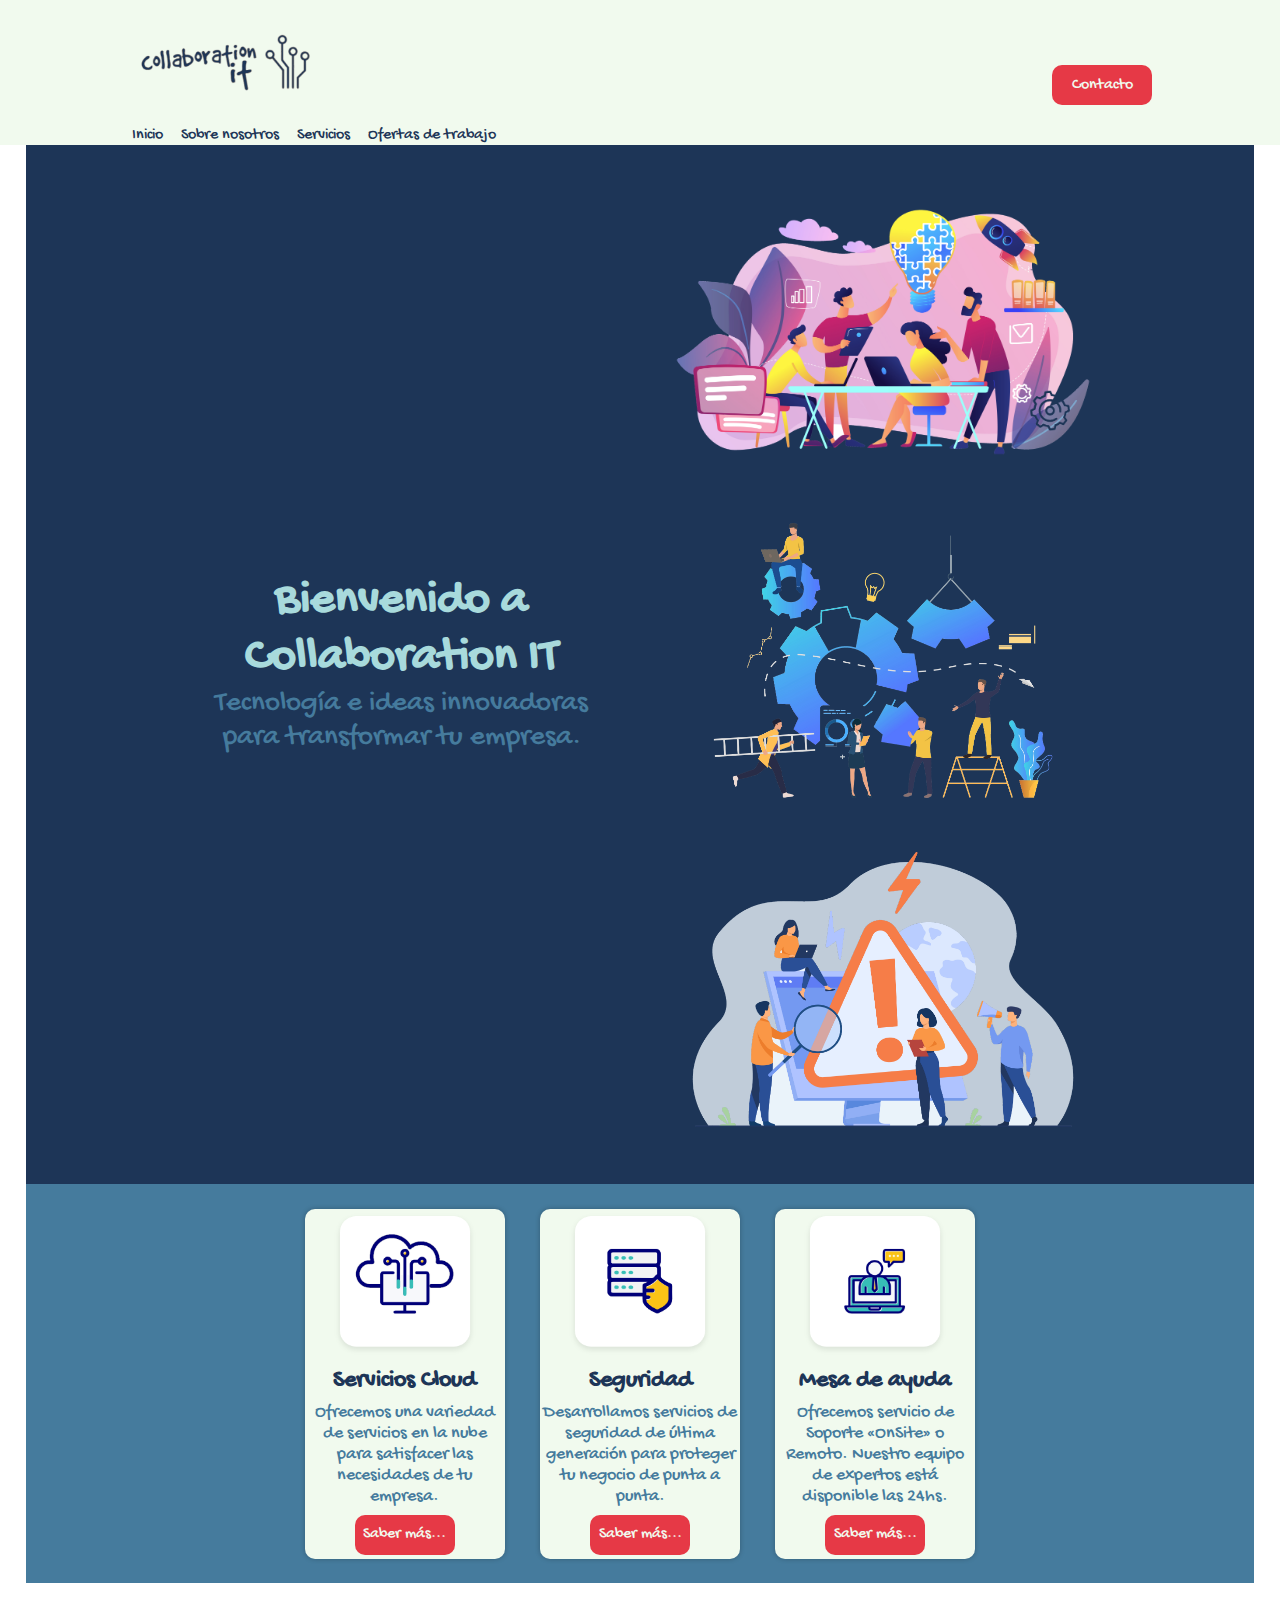
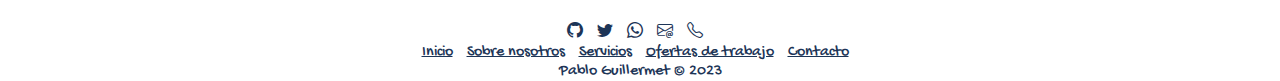
<file: index.html>
<!DOCTYPE html>
<html lang="es">

<head>
    <meta charset="UTF-8">
    <meta name="viewport" content="width=device-width, initial-scale=1.0">

    <!--SEO-->
    <meta name="description"
        content="Somos una empresa de IT que ofrece soluciones cloud, automatización, BI y hosting para empresas de todos los tamaños. Contamos con más de 10 años de experiencia en el mercado y un equipo de profesionales altamente calificados.">
    <meta name="keywords"
        content="cloud, automatización, BI, hosting, solución IT, empresa IT, servicios IT, consultoría IT">

    <!-- Meta author -->
    <meta name="author" content="Pablo Guillermet">

    <!-- Meta robots -->
    <meta name="robots" content="index,follow">

    <link rel="icon" href="images/gear.png">

    <link rel="stylesheet" href="css/styles.css">

    <link rel="preconnect" href="https://fonts.googleapis.com">
    <link rel="preconnect" href="https://fonts.gstatic.com" crossorigin>
    <link
        href="https://fonts.googleapis.com/css2?family=Gochi+Hand&family=Inconsolata:wght@200;300;400;500;600&display=swap"
        rel="stylesheet">

    <!--bootstrap stylesheet-->
    <link href="https://cdn.jsdelivr.net/npm/bootstrap@5.3.1/dist/css/bootstrap.min.css" rel="stylesheet"
        integrity="sha384-4bw+/aepP/YC94hEpVNVgiZdgIC5+VKNBQNGCHeKRQN+PtmoHDEXuppvnDJzQIu9" crossorigin="anonymous">

    <!--bootsrap icos-->
    <link rel="stylesheet" href="https://cdn.jsdelivr.net/npm/bootstrap-icons@1.10.5/font/bootstrap-icons.css">

    <title>Collaboration IT.</title>

</head>

<body>

    <header>

        <nav class="navbar navbar-expand-lg menu-desktop">

            <div class="container-fluid">
                <div class="logo-img">
                    <a href="index.html" class="navbar-brand">
                        <img src="images/logo_Berkeley_Blue.png" alt="Logo 'Collaboration IT' escrito a mano"
                            class="logo">
                    </a>
                </div>
                <div class="logo-img">
                    <a href="index.html" class="navbar-brand">
                        <img src="images/logo_Cerulean.png" alt="Logo 'Collaboration IT' escrito a mano" class="logo">
                    </a>
                </div>
                <button class="navbar-toggler" type="button" data-bs-toggle="collapse" data-bs-target="#navbarNav"
                    aria-controls="navbarNav" aria-expanded="false" aria-label="Toggle navigation">
                    <span class="navbar-toggler-icon"></span>
                </button>
                <div class="collapse navbar-collapse" id="navbarNav">
                    <ul class="navbar-nav">
                        <li class="nav-item">
                            <a class="nav-link active" aria-current="page" href="index.html">Inicio</a>
                        </li>
                        <li class="nav-item">
                            <a class="nav-link" href="pages/nosotros.html">Sobre nosotros</a>
                        </li>
                        <li class="nav-item">
                            <a class="nav-link" href="pages/servicios.html">Servicios</a>
                        </li>
                        <li class="nav-item">
                            <a class="nav-link" href="pages/ofertas.html">Ofertas de trabajo</a>
                        </li>
                        <li class="nav-item hidden-nav-contact">
                            <a class="nav-link" href="pages/contacto.html">Contacto</a>
                        </li>
                    </ul>
                </div>
            </div>

        </nav>

        <div class="header-contact button-type-1">
            <a href="pages/contacto.html">Contacto</a>
        </div>

    </header>

    <main>
        <section class="principal-presentation">

            <h1>
                Bienvenido a Collaboration IT
            </h1>
            <p>
                Tecnología e ideas innovadoras para transformar tu empresa.
            </p>
        </section>

        <section id="carousel-container" class="principal-image carousel slide" data-bs-ride="carousel">
            <div class="carousel-inner">
                <div class="carousel-item active">
                    <img src="images/principal-image-00.png" class="principal-image-self d-block"
                        alt="Dibujo de Personas trabajo en equipo en una idea.">
                </div>
                <div class="carousel-item">
                    <img src="images/principal-image-01.png" class="principal-image-self d-block"
                        alt="Dibujo de Personas trabajo en equipo en un engranage.">
                </div>
                <div class="carousel-item">
                    <img src="images/principal-image-02.png" class="principal-image-self d-block"
                        alt="Dibujo de Personas trabajo en equipo para solucionar un problema informático.">
                </div>
            </div>
        </section>
    </main>
    <section class="services-section">
        <div class="services-card service-cloud">
            <img src="images/services_cloud.png" alt="Dibujo de Monitor de PC dentro de una nube con conexiones.">
            <h2>Servicios Cloud</h2>
            <p>Ofrecemos una variedad de servicios en la nube para satisfacer las necesidades de tu empresa.</p>
            <div class="services-card-button button-type-1">
                <a href="pages/servicios.html">Saber más...</a>
            </div>
        </div>
        <div class="services-card service-security">
            <img src="images/services_security.png" alt="Dibujo de Servidores con escudo de protección.">
            <h2>Seguridad</h2>
            <p>Desarrollamos servicios de seguridad de última generación para proteger tu negocio de punta a punta.</p>
            <div class="services-card-button button-type-1">
                <a href="pages/servicios.html">Saber más...</a>
            </div>
        </div>
        <div class="services-card service-support">
            <img src="images/services_support.png"
                alt="Dibujo de Laptop con una persona ofreciendo ayuda dentro de la pantalla.">
            <h2>Mesa de ayuda</h2>
            <p>Ofrecemos servicio de Soporte «OnSite» o Remoto. Nuestro equipo de expertos está
                disponible las 24hs.</p>
            <div class="services-card-button button-type-1">
                <a href="pages/servicios.html">Saber más...</a>
            </div>
        </div>
    </section>
    <footer>
        <div class="socials-footer">
            <ul>
                <li>
                    <a href="https://github.com" target="_blank"><i class="bi bi-github"></i></a>
                </li>
                <li>
                    <a href="https://twitter.com" target="_blank"><i class="bi bi-twitter"></i></a>
                </li>
                <li>
                    <a href="https://web.whatsapp.com" target="_blank"><i class="bi bi-whatsapp"></i></a>
                </li>
                <li>
                    <a href="mailto:miotherside@outlook.com" target="_blank"><i class="bi bi-envelope-at"></i></a>
                </li>
                <li>
                    <a href="tel:555-666-7777" target="_blank"><i class="bi bi-telephone"></i></a>
                </li>
            </ul>
        </div>
        <div class="nav-footer navbar">
            <ul class="nav">
                <li class="nav-item active">
                    <a class="nav-link active" aria-current="page" href="index.html">Inicio</a>
                </li>
                <li class="nav-item">
                    <a class="nav-link" href="pages/nosotros.html">Sobre nosotros</a>
                </li>
                <li class="nav-item">
                    <a class="nav-link" href="pages/servicios.html">Servicios</a>
                </li>
                <li class="nav-item">
                    <a class="nav-link" href="pages/ofertas.html">Ofertas de trabajo</a>
                </li>
                <li>
                    <a class="nav-link" href="pages/contacto.html">Contacto</a>
                </li>
            </ul>
        </div>
        <div>
            <p>Pablo Guillermet © 2023</p>
        </div>
    </footer>

    <!--bootstrap script-->
    <script src="https://cdn.jsdelivr.net/npm/bootstrap@5.3.1/dist/js/bootstrap.bundle.min.js"
        integrity="sha384-HwwvtgBNo3bZJJLYd8oVXjrBZt8cqVSpeBNS5n7C8IVInixGAoxmnlMuBnhbgrkm"
        crossorigin="anonymous"></script>
</body>



</html>
</file>
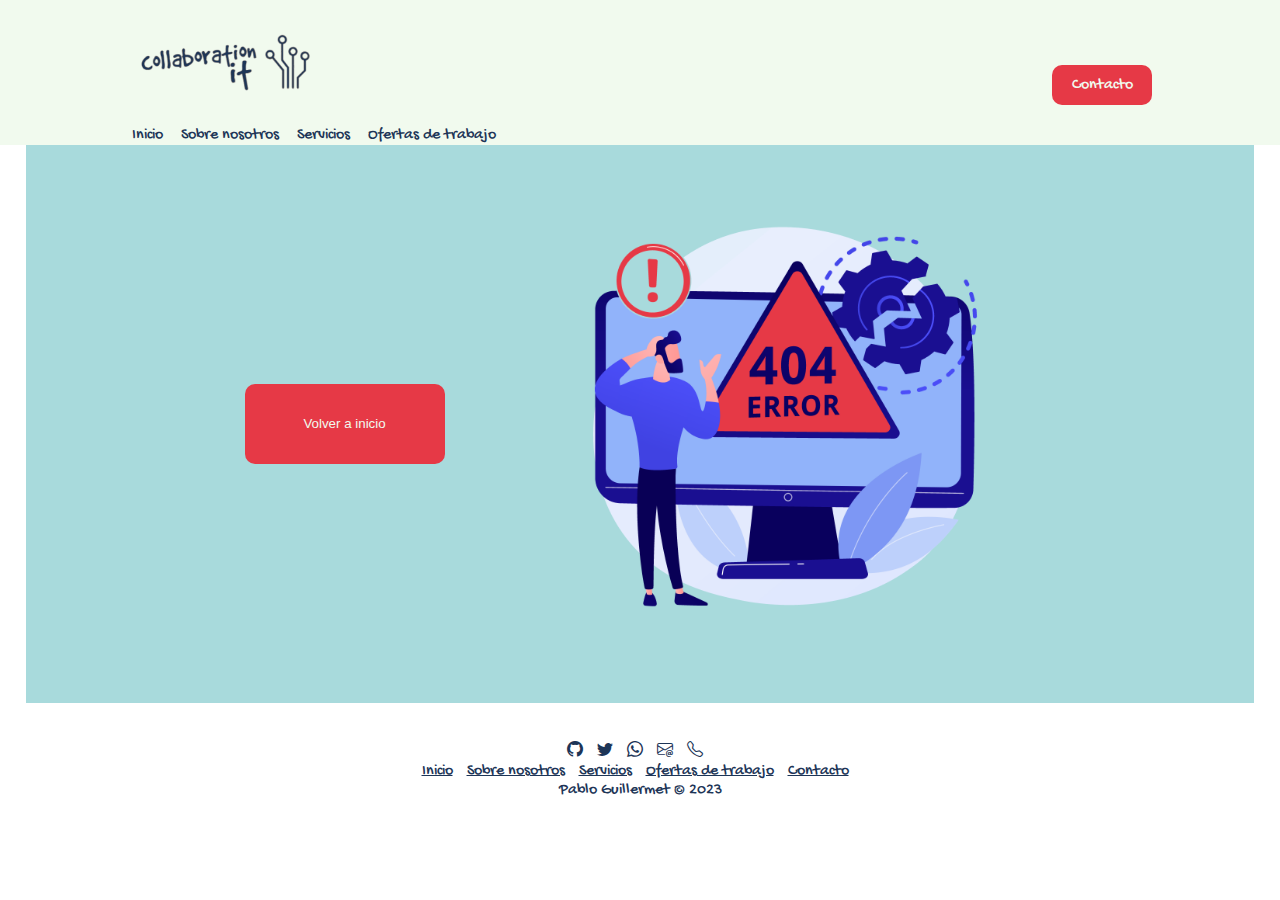
<file: errors/error_404.html>
<!DOCTYPE html>
<html lang="es">

<head>
    <meta charset="UTF-8">
    <meta name="viewport" content="width=device-width, initial-scale=1.0">

    <!--SEO-->
    <meta name="description"
        content="Somos una empresa de IT que ofrece soluciones cloud, automatización, BI y hosting para empresas de todos los tamaños. Contamos con más de 10 años de experiencia en el mercado y un equipo de profesionales altamente calificados.">
    <meta name="keywords"
        content="cloud, automatización, BI, hosting, solución IT, empresa IT, servicios IT, consultoría IT">

    <!-- Meta author -->
    <meta name="author" content="Pablo Guillermet">

    <!-- Meta robots -->
    <meta name="robots" content="index,follow">

    <link rel="icon" href="../images/gear.png">

    <link rel="icon" href="../images/gear.png">

    <link rel="stylesheet" href="../css/styles.css">

    <link rel="preconnect" href="https://fonts.googleapis.com">
    <link rel="preconnect" href="https://fonts.gstatic.com" crossorigin>
    <link
        href="https://fonts.googleapis.com/css2?family=Gochi+Hand&family=Inconsolata:wght@200;300;400;500;600&display=swap"
        rel="stylesheet">

    <!--bootstrap stylesheet-->
    <link href="https://cdn.jsdelivr.net/npm/bootstrap@5.3.1/dist/css/bootstrap.min.css" rel="stylesheet"
        integrity="sha384-4bw+/aepP/YC94hEpVNVgiZdgIC5+VKNBQNGCHeKRQN+PtmoHDEXuppvnDJzQIu9" crossorigin="anonymous">

    <!--bootsrap icos-->
    <link rel="stylesheet" href="https://cdn.jsdelivr.net/npm/bootstrap-icons@1.10.5/font/bootstrap-icons.css">

    <title>Error 404.</title>

</head>

<body>

    <header>

        <nav class="navbar navbar-expand-lg menu-desktop">

            <div class="container-fluid">
                <div class="logo-img">
                    <a href="../index.html" class="navbar-brand">
                        <img src="../images/logo_Berkeley_Blue.png" alt="Logo 'Collaboration IT' escrito a mano"
                            class="logo">
                    </a>
                </div>
                <div class="logo-img">
                    <a href="../index.html" class="navbar-brand">
                        <img src="../images/logo_Cerulean.png" alt="Logo 'Collaboration IT' escrito a mano"
                            class="logo">
                    </a>
                </div>
                <button class="navbar-toggler" type="button" data-bs-toggle="collapse" data-bs-target="#navbarNav"
                    aria-controls="navbarNav" aria-expanded="false" aria-label="Toggle navigation">
                    <span class="navbar-toggler-icon"></span>
                </button>
                <div class="collapse navbar-collapse" id="navbarNav">
                    <ul class="navbar-nav">
                        <li class="nav-item">
                            <a class="nav-link" href="../index.html">Inicio</a>
                        </li>
                        <li class="nav-item">
                            <a class="nav-link" href="../pages/nosotros.html">Sobre nosotros</a>
                        </li>
                        <li class="nav-item">
                            <a class="nav-link" href="../pages/servicios.html">Servicios</a>
                        </li>
                        <li class="nav-item">
                            <a class="nav-link" href="../pages/ofertas.html">Ofertas de trabajo</a>
                        </li>
                        <li class="nav-item hidden-nav-contact">
                            <a class="nav-link" aria-current="page" href="../pages/contacto.html">Contacto</a>
                        </li>
                    </ul>
                </div>
            </div>

        </nav>

        <div class="header-contact button-type-1">
            <a href="../pages/contacto.html">Contacto</a>
        </div>

    </header>

    <main class="error-404">

        <section class="error-text">
            <button class="button-type-2" onclick="location.href='../index.html'">Volver a inicio</button>
        </section>
        <section class="error-img">
            <img src="../images/404.png">
        </section>

    </main>

    <footer class="footer-about-us">
        <div class="socials-footer">
            <ul>
                <li>
                    <a href="https://github.com" target="_blank"><i class="bi bi-github"></i></a>
                </li>
                <li>
                    <a href="https://twitter.com" target="_blank"><i class="bi bi-twitter"></i></a>
                </li>
                <li>
                    <a href="https://web.whatsapp.com" target="_blank"><i class="bi bi-whatsapp"></i></a>
                </li>
                <li>
                    <a href="mailto:miotherside@outlook.com" target="_blank"><i class="bi bi-envelope-at"></i></a>
                </li>
                <li>
                    <a href="tel:555-666-7777" target="_blank"><i class="bi bi-telephone"></i></a>
                </li>
            </ul>
        </div>
        <div class="nav-footer navbar">
            <ul class="nav">
                <li class="nav-item">
                    <a class="nav-link" href="../index.html">Inicio</a>
                </li>
                <li class="nav-item">
                    <a class="nav-link" href="../pages/nosotros.html">Sobre nosotros</a>
                </li>
                <li class="nav-item">
                    <a class="nav-link" href="../pages/servicios.html">Servicios</a>
                </li>
                <li class="nav-item">
                    <a class="nav-link" href="../pages/ofertas.html">Ofertas de trabajo</a>
                </li>
                <li>
                    <a class="nav-link active" aria-current="page" href="../pages/contacto.html">Contacto</a>
                </li>
            </ul>
        </div>
        <div>
            <p>Pablo Guillermet © 2023</p>
        </div>
    </footer>

    <!--bootstrap script-->
    <script src="https://cdn.jsdelivr.net/npm/bootstrap@5.3.1/dist/js/bootstrap.bundle.min.js"
        integrity="sha384-HwwvtgBNo3bZJJLYd8oVXjrBZt8cqVSpeBNS5n7C8IVInixGAoxmnlMuBnhbgrkm"
        crossorigin="anonymous"></script>
</body>



</html>
</file>
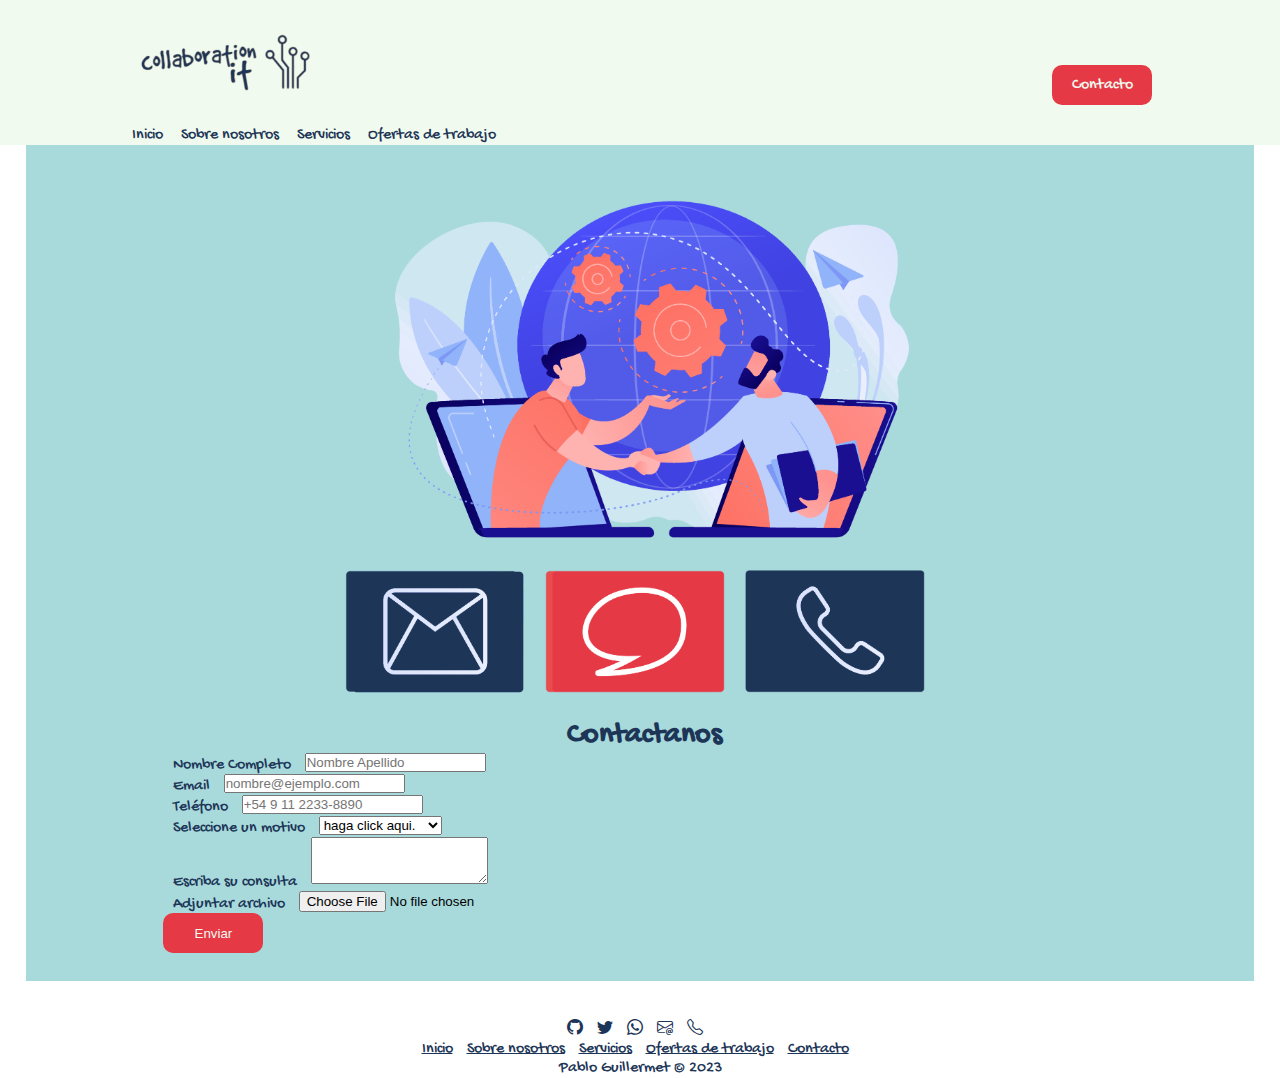
<file: pages/contacto.html>
<!DOCTYPE html>
<html lang="es">

<head>
    <meta charset="UTF-8">
    <meta name="viewport" content="width=device-width, initial-scale=1.0">

    <!--SEO-->
    <meta name="description"
        content="Somos una empresa de IT que ofrece soluciones cloud, automatización, BI y hosting para empresas de todos los tamaños. Contamos con más de 10 años de experiencia en el mercado y un equipo de profesionales altamente calificados.">
    <meta name="keywords"
        content="cloud, automatización, BI, hosting, solución IT, empresa IT, servicios IT, consultoría IT">

    <!-- Meta author -->
    <meta name="author" content="Pablo Guillermet">

    <!-- Meta robots -->
    <meta name="robots" content="index,follow">

    <link rel="icon" href="../images/gear.png">

    <link rel="icon" href="../images/gear.png">

    <link rel="stylesheet" href="../css/styles.css">

    <link rel="preconnect" href="https://fonts.googleapis.com">
    <link rel="preconnect" href="https://fonts.gstatic.com" crossorigin>
    <link
        href="https://fonts.googleapis.com/css2?family=Gochi+Hand&family=Inconsolata:wght@200;300;400;500;600&display=swap"
        rel="stylesheet">

    <!--bootstrap stylesheet-->
    <link href="https://cdn.jsdelivr.net/npm/bootstrap@5.3.1/dist/css/bootstrap.min.css" rel="stylesheet"
        integrity="sha384-4bw+/aepP/YC94hEpVNVgiZdgIC5+VKNBQNGCHeKRQN+PtmoHDEXuppvnDJzQIu9" crossorigin="anonymous">

    <!--bootsrap icos-->
    <link rel="stylesheet" href="https://cdn.jsdelivr.net/npm/bootstrap-icons@1.10.5/font/bootstrap-icons.css">

    <title>Contacto.</title>

</head>

<body>

    <header>

        <nav class="navbar navbar-expand-lg menu-desktop">

            <div class="container-fluid">
                <div class="logo-img">
                    <a href="../index.html" class="navbar-brand">
                        <img src="../images/logo_Berkeley_Blue.png" alt="Logo 'Collaboration IT' escrito a mano"
                            class="logo">
                    </a>
                </div>
                <div class="logo-img">
                    <a href="../index.html" class="navbar-brand">
                        <img src="../images/logo_Cerulean.png" alt="Logo 'Collaboration IT' escrito a mano"
                            class="logo">
                    </a>
                </div>
                <button class="navbar-toggler" type="button" data-bs-toggle="collapse" data-bs-target="#navbarNav"
                    aria-controls="navbarNav" aria-expanded="false" aria-label="Toggle navigation">
                    <span class="navbar-toggler-icon"></span>
                </button>
                <div class="collapse navbar-collapse" id="navbarNav">
                    <ul class="navbar-nav">
                        <li class="nav-item">
                            <a class="nav-link" href="../index.html">Inicio</a>
                        </li>
                        <li class="nav-item">
                            <a class="nav-link" href="nosotros.html">Sobre nosotros</a>
                        </li>
                        <li class="nav-item">
                            <a class="nav-link" href="servicios.html">Servicios</a>
                        </li>
                        <li class="nav-item">
                            <a class="nav-link" href="ofertas.html">Ofertas de trabajo</a>
                        </li>
                        <li class="nav-item hidden-nav-contact">
                            <a class="nav-link active" aria-current="page" href="contacto.html">Contacto</a>
                        </li>
                    </ul>
                </div>
            </div>

        </nav>

        <div class="header-contact button-type-1">
            <a href="contacto.html">Contacto</a>
        </div>

    </header>

    <main class="principal-presentation-contact">
        <section class="principal-presentation-contact-form">
            <h1>Contactanos</h1>
            <form id="contact-form" class="formulario">
                <div class="form-group">
                    <label for="formControlInputFullName">Nombre Completo</label>
                    <input type="text" class="form-control" id="formControlInputFullName" placeholder="Nombre Apellido">
                </div>
                <div class="form-group">
                    <label for="formControlInputEmail">Email</label>
                    <input type="email" class="form-control" id="formControlInputEmail"
                        placeholder="nombre@ejemplo.com">
                </div>
                <div class="form-group">
                    <label for="formControlInputPhone">Teléfono</label>
                    <input type="tel" class="form-control" id="formControlInputPhone" placeholder="+54 9 11 2233-8890">
                </div>
                <div class="form-group">
                    <label for="formControlInputMotive">Seleccione un motivo</label>
                    <select class="form-control form-select" id="formControlInputMotive">
                        <option selected>haga click aqui.</option>
                        <option>Servicios</option>
                        <option>Presupuesto</option>
                        <option>Consulta general</option>
                        <option>Oferta de trabajo</option>
                    </select>
                </div>
                <div class="form-group">
                    <label for="formControlMessage">Escriba su consulta</label>
                    <textarea class="form-control" id="formControlMessage" rows="3"></textarea>
                </div>
                <div class="form-group">
                    <label for="formControlFile">Adjuntar archivo</label>
                    <input type="file" class="form-control-file" id="formControlFile">
                </div>
                <div class="form-group">
                    <button type="submit" form="contact-form" class="form-button button-type-1"
                        value="submit">Enviar</button>
                </div>
            </form>
        </section>

        <section class="principal-contact-image">
            <img src="../images/contact-img.png" class="contact-img" alt="dos personas salen de pantallas de laptops a cada lado y están estrechando sus manos, fondo de globo terraqueo digital con dos engranajes en el centro y avioncitos de papel circulando">
            <a href="mailto:pablo.guillermet@gmail.com">
                <img src="../images/contact-mail.png" class="contact-mail contact-link" alt="dibujo de un sobre de papel">
            </a>
            <a href="https://web.whatsapp.com">
                <img src="../images/contact-chat.png" class="contact-chat contact-link" alt="dibujo de una burbuja de conversación">
            </a>
            <a href="tel:555-666-7777">
                <img src="../images/contact-phone.png" class="contact-phone contact-link" alt="dibujo de un tuvo telefónico">
            </a>
        </section>
    </main>

    <footer class="footer-about-us">
        <div class="socials-footer">
            <ul>
                <li>
                    <a href="https://github.com" target="_blank"><i class="bi bi-github"></i></a>
                </li>
                <li>
                    <a href="https://twitter.com" target="_blank"><i class="bi bi-twitter"></i></a>
                </li>
                <li>
                    <a href="https://web.whatsapp.com" target="_blank"><i class="bi bi-whatsapp"></i></a>
                </li>
                <li>
                    <a href="mailto:miotherside@outlook.com" target="_blank"><i class="bi bi-envelope-at"></i></a>
                </li>
                <li>
                    <a href="tel:555-666-7777" target="_blank"><i class="bi bi-telephone"></i></a>
                </li>
            </ul>
        </div>
        <div class="nav-footer navbar">
            <ul class="nav">
                <li class="nav-item">
                    <a class="nav-link" href="../index.html">Inicio</a>
                </li>
                <li class="nav-item">
                    <a class="nav-link" href="nosotros.html">Sobre nosotros</a>
                </li>
                <li class="nav-item">
                    <a class="nav-link" href="servicios.html">Servicios</a>
                </li>
                <li class="nav-item">
                    <a class="nav-link" href="ofertas.html">Ofertas de trabajo</a>
                </li>
                <li>
                    <a class="nav-link active" aria-current="page" href="contacto.html">Contacto</a>
                </li>
            </ul>
        </div>
        <div>
            <p>Pablo Guillermet © 2023</p>
        </div>
    </footer>

    <!--bootstrap script-->
    <script src="https://cdn.jsdelivr.net/npm/bootstrap@5.3.1/dist/js/bootstrap.bundle.min.js"
        integrity="sha384-HwwvtgBNo3bZJJLYd8oVXjrBZt8cqVSpeBNS5n7C8IVInixGAoxmnlMuBnhbgrkm"
        crossorigin="anonymous"></script>
</body>



</html>
</file>
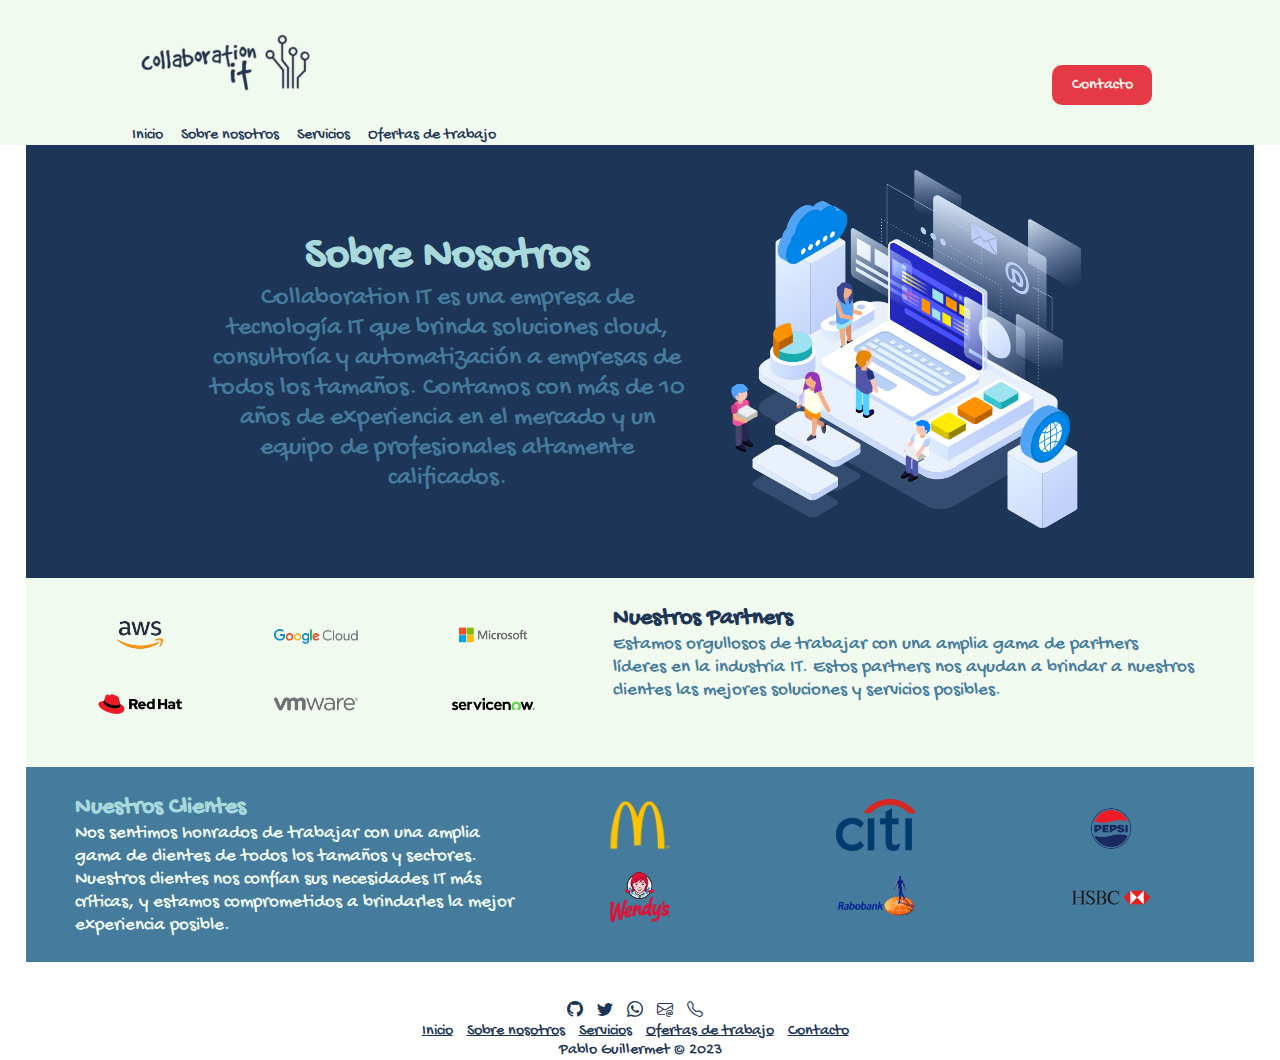
<file: pages/nosotros.html>
<!DOCTYPE html>
<html lang="es">

<head>
    <meta charset="UTF-8">
    <meta name="viewport" content="width=device-width, initial-scale=1.0">

    <!--SEO-->
    <meta name="description"
        content="Somos una empresa de IT que ofrece soluciones cloud, automatización, BI y hosting para empresas de todos los tamaños. Contamos con más de 10 años de experiencia en el mercado y un equipo de profesionales altamente calificados.">
    <meta name="keywords"
        content="cloud, automatización, BI, hosting, solución IT, empresa IT, servicios IT, consultoría IT">

    <!-- Meta author -->
    <meta name="author" content="Pablo Guillermet">

    <!-- Meta robots -->
    <meta name="robots" content="index,follow">
    <link rel="icon" href="../images/gear.png">

    <link rel="icon" href="../images/gear.png">

    <link rel="stylesheet" href="../css/styles.css">

    <link rel="preconnect" href="https://fonts.googleapis.com">
    <link rel="preconnect" href="https://fonts.gstatic.com" crossorigin>
    <link
        href="https://fonts.googleapis.com/css2?family=Gochi+Hand&family=Inconsolata:wght@200;300;400;500;600&display=swap"
        rel="stylesheet">

    <!--bootstrap stylesheet-->
    <link href="https://cdn.jsdelivr.net/npm/bootstrap@5.3.1/dist/css/bootstrap.min.css" rel="stylesheet"
        integrity="sha384-4bw+/aepP/YC94hEpVNVgiZdgIC5+VKNBQNGCHeKRQN+PtmoHDEXuppvnDJzQIu9" crossorigin="anonymous">

    <!--bootsrap icos-->
    <link rel="stylesheet" href="https://cdn.jsdelivr.net/npm/bootstrap-icons@1.10.5/font/bootstrap-icons.css">

    <title>Sobre Nosotros.</title>

</head>

<body>

    <header>

        <nav class="navbar navbar-expand-lg menu-desktop">

            <div class="container-fluid">
                <div class="logo-img">
                    <a href="../index.html" class="navbar-brand">
                        <img src="../images/logo_Berkeley_Blue.png" alt="Logo 'Collaboration IT' escrito a mano"
                            class="logo">
                    </a>
                </div>
                <div class="logo-img">
                    <a href="../index.html" class="navbar-brand">
                        <img src="../images/logo_Cerulean.png" alt="Logo 'Collaboration IT' escrito a mano"
                            class="logo">
                    </a>
                </div>
                <button class="navbar-toggler" type="button" data-bs-toggle="collapse" data-bs-target="#navbarNav"
                    aria-controls="navbarNav" aria-expanded="false" aria-label="Toggle navigation">
                    <span class="navbar-toggler-icon"></span>
                </button>
                <div class="collapse navbar-collapse" id="navbarNav">
                    <ul class="navbar-nav">
                        <li class="nav-item">
                            <a class="nav-link" href="../index.html">Inicio</a>
                        </li>
                        <li class="nav-item">
                            <a class="nav-link  active" aria-current="page" href="nosotros.html">Sobre nosotros</a>
                        </li>
                        <li class="nav-item">
                            <a class="nav-link" href="servicios.html">Servicios</a>
                        </li>
                        <li class="nav-item">
                            <a class="nav-link" href="ofertas.html">Ofertas de trabajo</a>
                        </li>
                        <li class="nav-item hidden-nav-contact">
                            <a class="nav-link" href="contacto.html">Contacto</a>
                        </li>
                    </ul>
                </div>
            </div>

        </nav>

        <div class="header-contact button-type-1">
            <a href="contacto.html">Contacto</a>
        </div>
    </header>
    <main class="principal-presentation-about">
        <section class="principal-presentation principal-presentation-about-text">
            <h1>
                Sobre Nosotros
            </h1>
            <p class="principal-presentation-about-text-p">
                Collaboration IT es una empresa de tecnología IT que brinda soluciones cloud, consultoría y
                automatización a empresas de todos los tamaños. Contamos con más de 10 años de experiencia en el mercado
                y un equipo de profesionales altamente calificados.
            </p>
        </section>

        <section class="principal-about-us-image">
            <img src="../images/about-img-00.png" class="about-us-img" alt="dibujo de una plataforma con una laptop gigante y ventanas de aplicaciones transparentes delante y detrás de la pantalla, una nube en el lateral izquierdo sobre una columna y un globo terraqueo digital del lado derecho en una colomuna más baja, personas interactuando sobre la laptop y en la plataforma.">
        </section>
    </main>
    <section class="about-us-partners-section">
        <div class="partner-img partner-aws">
            <img src="../images/partner_aws.png" alt="logo de AWS">
        </div>
        <div class="partner-img partner-google">
            <img src="../images/partner_google.png" alt="logo de Google">
        </div>
        <div class="partner-img partner-microsoft">
            <img src="../images/partner_microsoft.png" alt="logo de Microsoft">
        </div>
        <div class="partner-img partner-vmware">
            <img src="../images/partner_vmware.png" alt="logo de VMware">
        </div>
        <div class="partner-img partner-redhat">
            <img src="../images/partner_redhat.png" alt="logo de Red-Hat">
        </div>
        <div class="partner-img partner-servicenow">
            <img src="../images/partner_servicenow.png" alt="logo de Service Now">
        </div>
        <div class="partner-text">
            <h2>
                Nuestros Partners
            </h2>
            <p>
                Estamos orgullosos de trabajar con una amplia gama de partners líderes en la industria IT. Estos
                partners nos ayudan a brindar a nuestros clientes las mejores soluciones y servicios posibles.
            </p>
        </div>
    </section>
    <section class="about-us-clients-section">
        <div class="client-img client-mac"><img src="../images/client_mac.png" alt="logo de la M de MC Donald's "></div>
        <div class="client-img client-city"><img src="../images/client_city.png" alt="logo City Bank"></div>
        <div class="client-img client-pepsi"><img src="../images/client_pepsi.png" alt="logo Pepsi"></div>
        <div class="client-img client-wendys"><img src="../images/client_wendys.png" alt="logo Wendy's"></div>
        <div class="client-img client-rabobank"><img src="../images/client_rabobank.png" alt="logo Rabobank"></div>
        <div class="client-img client-hsbc"><img src="../images/client_hsbc.png" alt="logo HSBC"></div>
        <div class="client-text">
            <h2>Nuestros Clientes</h2>
            <p>
                Nos sentimos honrados de trabajar con una amplia gama de clientes de todos los tamaños y sectores.
                Nuestros clientes nos confían sus necesidades IT más críticas, y estamos comprometidos a brindarles la
                mejor experiencia posible.
            </p>
        </div>
    </section>
    <footer class="footer-about-us">
        <div class="socials-footer">
            <ul>
                <li>
                    <a href="https://github.com"><i class="bi bi-github"></i></a>
                </li>
                <li>
                    <a href="https://twitter.com"><i class="bi bi-twitter"></i></a>
                </li>
                <li>
                    <a href="https://web.whatsapp.com"><i class="bi bi-whatsapp"></i></a>
                </li>
                <li>
                    <a href="mailto:pablo.guillermet@gmail.com"><i class="bi bi-envelope-at"></i></a>
                </li>
                <li>
                    <a href="tel:555-666-7777"><i class="bi bi-telephone"></i></a>
                </li>
            </ul>
        </div>
        <div class="nav-footer navbar">
            <ul class="nav">
                <li class="nav-item active">
                    <a class="nav-link" href="../index.html">Inicio</a>
                </li>
                <li class="nav-item">
                    <a class="nav-link active" aria-current="page" href="nosotros.html">Sobre nosotros</a>
                </li>
                <li class="nav-item">
                    <a class="nav-link" href="servicios.html">Servicios</a>
                </li>
                <li class="nav-item">
                    <a class="nav-link" href="ofertas.html">Ofertas de trabajo</a>
                </li>
                <li>
                    <a class="nav-link" href="contacto.html">Contacto</a>
                </li>
            </ul>
        </div>
        <div>
            <p>Pablo Guillermet © 2023</p>
        </div>
    </footer>

    <!--bootstrap script-->
    <script src="https://cdn.jsdelivr.net/npm/bootstrap@5.3.1/dist/js/bootstrap.bundle.min.js"
        integrity="sha384-HwwvtgBNo3bZJJLYd8oVXjrBZt8cqVSpeBNS5n7C8IVInixGAoxmnlMuBnhbgrkm"
        crossorigin="anonymous"></script>
</body>



</html>
</file>
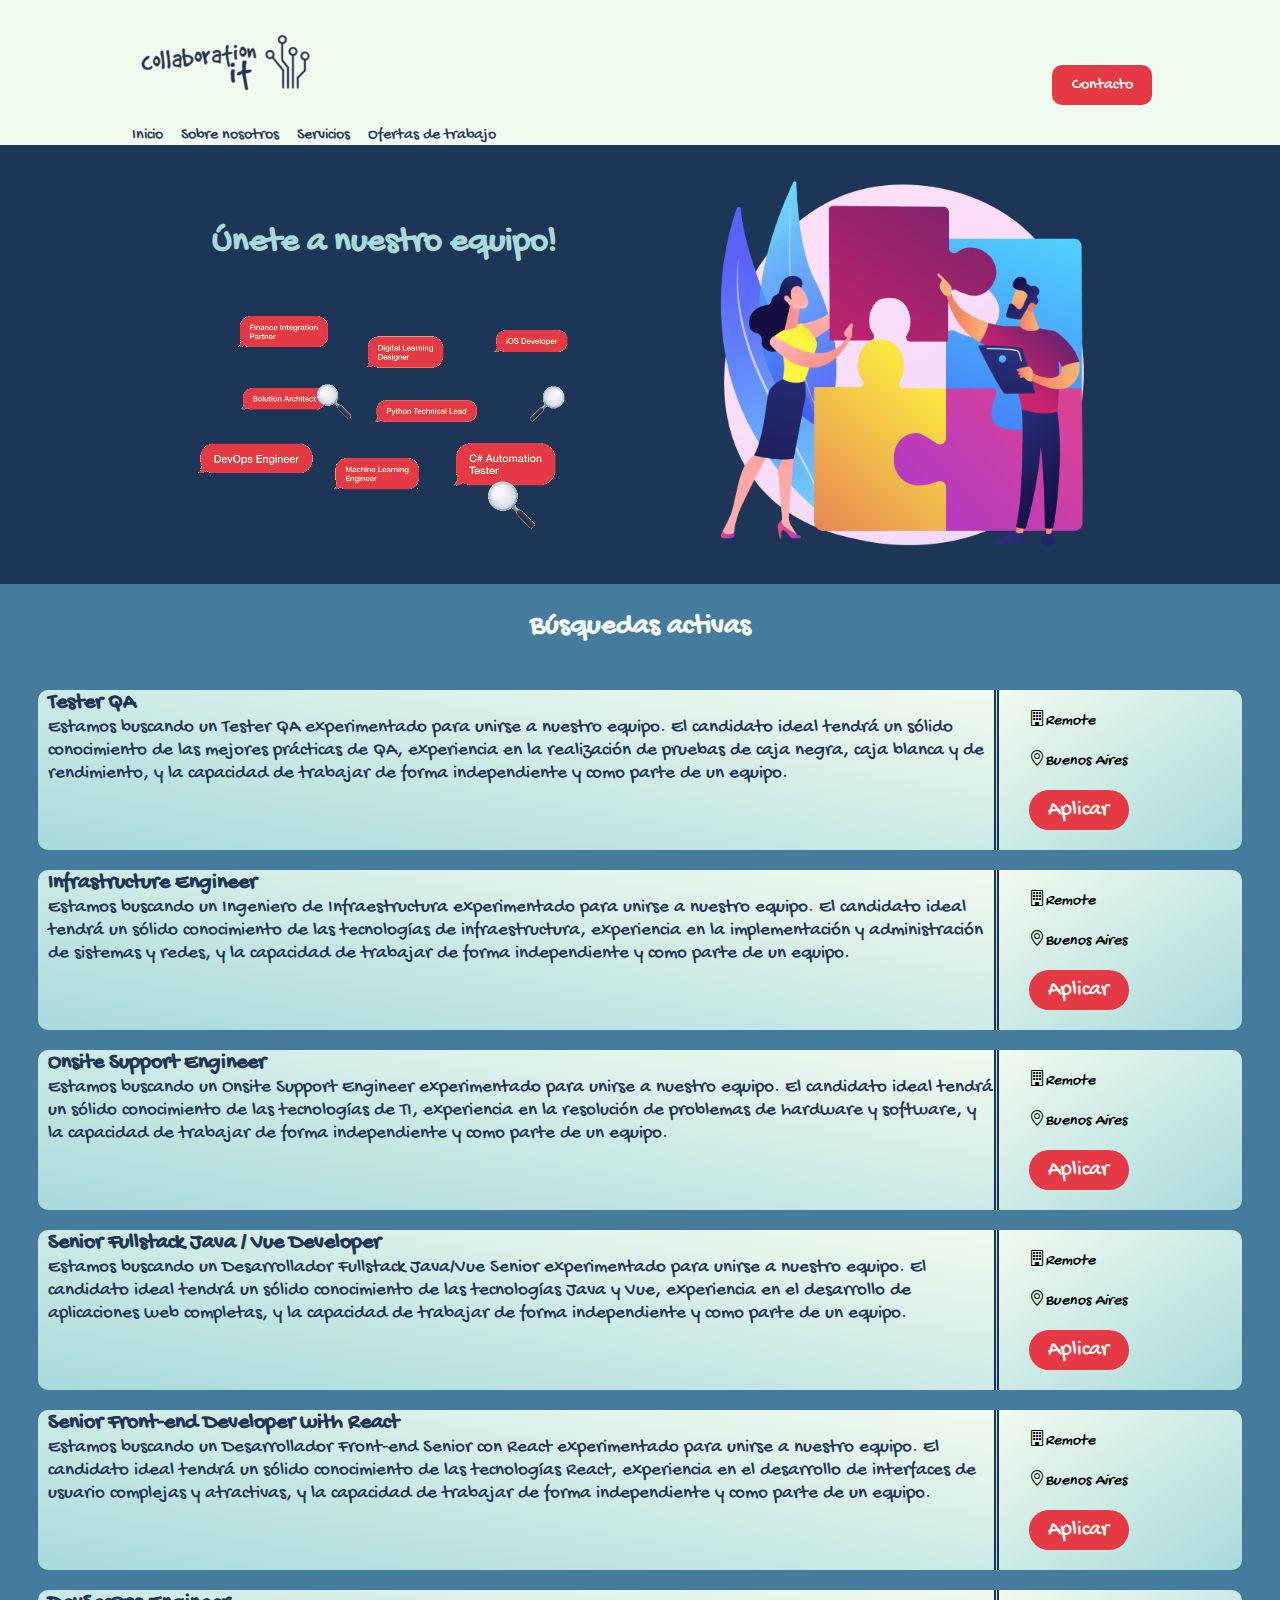
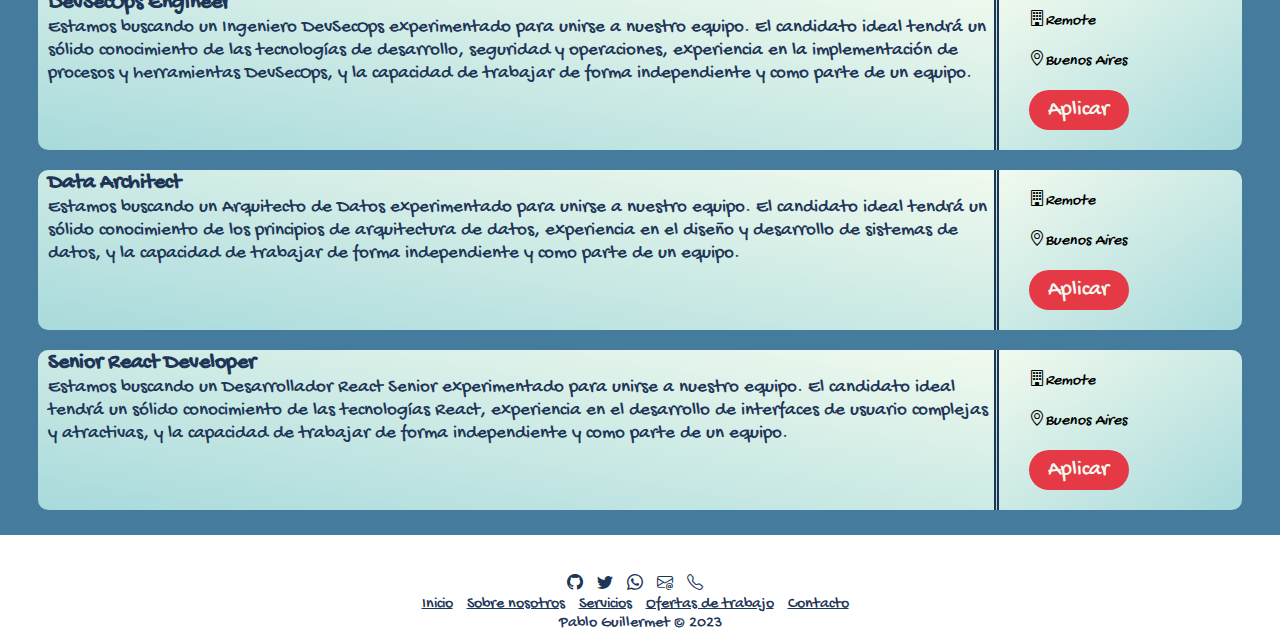
<file: pages/ofertas.html>
<!DOCTYPE html>
<html lang="es">

<head>
    <meta charset="UTF-8">
    <meta name="viewport" content="width=device-width, initial-scale=1.0">

    <!--SEO-->
    <meta name="description"
        content="Somos una empresa de IT que ofrece soluciones cloud, automatización, BI y hosting para empresas de todos los tamaños. Contamos con más de 10 años de experiencia en el mercado y un equipo de profesionales altamente calificados.">
    <meta name="keywords"
        content="cloud, automatización, BI, hosting, solución IT, empresa IT, servicios IT, consultoría IT">

    <!-- Meta author -->
    <meta name="author" content="Pablo Guillermet">

    <!-- Meta robots -->
    <meta name="robots" content="index,follow">
    <link rel="icon" href="../images/gear.png">

    <link rel="icon" href="../images/gear.png">

    <link rel="stylesheet" href="../css/styles.css">

    <link rel="preconnect" href="https://fonts.googleapis.com">
    <link rel="preconnect" href="https://fonts.gstatic.com" crossorigin>
    <link
        href="https://fonts.googleapis.com/css2?family=Gochi+Hand&family=Inconsolata:wght@200;300;400;500;600&display=swap"
        rel="stylesheet">

    <!--bootstrap stylesheet-->
    <link href="https://cdn.jsdelivr.net/npm/bootstrap@5.3.1/dist/css/bootstrap.min.css" rel="stylesheet"
        integrity="sha384-4bw+/aepP/YC94hEpVNVgiZdgIC5+VKNBQNGCHeKRQN+PtmoHDEXuppvnDJzQIu9" crossorigin="anonymous">

    <!--bootsrap icos-->
    <link rel="stylesheet" href="https://cdn.jsdelivr.net/npm/bootstrap-icons@1.10.5/font/bootstrap-icons.css">

    <title>Ofertas.</title>

</head>

<body>

    <header>

        <nav class="navbar navbar-expand-lg menu-desktop">

            <div class="container-fluid">
                <div class="logo-img">
                    <a href="../index.html" class="navbar-brand">
                        <img src="../images/logo_Berkeley_Blue.png" alt="Logo 'Collaboration IT' escrito a mano"
                            class="logo">
                    </a>
                </div>
                <div class="logo-img">
                    <a href="../index.html" class="navbar-brand">
                        <img src="../images/logo_Cerulean.png" alt="Logo 'Collaboration IT' escrito a mano"
                            class="logo">
                    </a>
                </div>
                <button class="navbar-toggler" type="button" data-bs-toggle="collapse" data-bs-target="#navbarNav"
                    aria-controls="navbarNav" aria-expanded="false" aria-label="Toggle navigation">
                    <span class="navbar-toggler-icon"></span>
                </button>
                <div class="collapse navbar-collapse" id="navbarNav">
                    <ul class="navbar-nav">
                        <li class="nav-item">
                            <a class="nav-link" href="../index.html">Inicio</a>
                        </li>
                        <li class="nav-item">
                            <a class="nav-link" href="nosotros.html">Sobre nosotros</a>
                        </li>
                        <li class="nav-item">
                            <a class="nav-link" href="servicios.html">Servicios</a>
                        </li>
                        <li class="nav-item">
                            <a class="nav-link active" href="ofertas.html">Ofertas de trabajo</a>
                        </li>
                        <li class="nav-item hidden-nav-contact">
                            <a class="nav-link" aria-current="page" href="contacto.html">Contacto</a>
                        </li>
                    </ul>
                </div>
            </div>

        </nav>

        <div class="header-contact button-type-1">
            <a href="contacto.html">Contacto</a>
        </div>

    </header>

    <main class="principal-ofertas">
        <div class="unete">
            <h1>Únete a nuestro equipo!</h1>

            <img src="../images/posiciones.png" alt="dibujo de diferentes burbujas de diálogo con puestos de trabajo escritos en cada una de ellas y unas lúpas de búsqueda.">
        </div>
        <div class="imagen-ofertas">
            <img src="../images/ofertas.png" alt="dibujo de dos personas armando un rompecabezas, una de las personas esta colocando una pieza con indicaciones de otra persona.">
        </div>
    </main>

    <section class="open-possitions">
        <div class="title-possitions">
            <h2>Búsquedas activas</h2>
        </div>
        <div class="possitions">
            <div class="offer-00-l l">
                <h3>Senior React Developer</h3>
                <p>Estamos buscando un Desarrollador React Senior experimentado para unirse a nuestro equipo. El
                    candidato ideal tendrá un sólido conocimiento de las tecnologías React, experiencia en el desarrollo
                    de interfaces de usuario complejas y atractivas, y la capacidad de trabajar de forma independiente y
                    como parte de un equipo.</p>
            </div>
            <div class="offer-00-r r">
                <i class="bi bi-building">Remote</i><br>
                <br>
                <i class="bi bi-geo-alt">Buenos Aires</i><br>
                <br>
                <div class="button-type-1 boton-ofertas">
                    <a href="contacto.html">Aplicar</a>
                </div>
            </div>
            <div class="offer-01-l l">
                <h3>Data Architect</h3>
                <p>Estamos buscando un Arquitecto de Datos experimentado para unirse a nuestro equipo. El candidato
                    ideal tendrá un sólido conocimiento de los principios de arquitectura de datos, experiencia en el
                    diseño y desarrollo de sistemas de datos, y la capacidad de trabajar de forma independiente y como
                    parte de un equipo.</p>
            </div>
            <div class="offer-01-r r">
                <i class="bi bi-building">Remote</i><br>
                <br>
                <i class="bi bi-geo-alt">Buenos Aires</i><br>
                <br>
                <div class="button-type-1 boton-ofertas">
                    <a href="contacto.html">Aplicar</a>
                </div>
            </div>
            <div class="offer-02-l l">
                <h3>DevSecOps Engineer</h3>
                <p>Estamos buscando un Ingeniero DevSecOps experimentado para unirse a nuestro equipo. El candidato
                    ideal tendrá un sólido conocimiento de las tecnologías de desarrollo, seguridad y operaciones,
                    experiencia en la implementación de procesos y herramientas DevSecOps, y la capacidad de trabajar de
                    forma independiente y como parte de un equipo.</p>
            </div>
            <div class="offer-02-r r">
                <i class="bi bi-building">Remote</i><br>
                <br>
                <i class="bi bi-geo-alt">Buenos Aires</i><br>
                <br>
                <div class="button-type-1 boton-ofertas">
                    <a href="contacto.html">Aplicar</a>
                </div>
            </div>
            <div class="offer-03-l l">
                <h3>Senior Front-end Developer with React</h3>
                <p>
                    Estamos buscando un Desarrollador Front-end Senior con React experimentado para unirse a nuestro
                    equipo. El candidato ideal tendrá un sólido conocimiento de las tecnologías React, experiencia en el
                    desarrollo de interfaces de usuario complejas y atractivas, y la capacidad de trabajar de forma
                    independiente y como parte de un equipo.</p>
            </div>
            <div class="offer-03-r r">
                <i class="bi bi-building">Remote</i><br>
                <br>
                <i class="bi bi-geo-alt">Buenos Aires</i><br>
                <br>
                <div class="button-type-1 boton-ofertas">
                    <a href="contacto.html">Aplicar</a>
                </div>
            </div>
            <div class="offer-04-l l">
                <h3>Senior Fullstack Java / Vue Developer</h3>
                <p>Estamos buscando un Desarrollador Fullstack Java/Vue Senior experimentado para unirse a nuestro
                    equipo. El candidato ideal tendrá un sólido conocimiento de las tecnologías Java y Vue, experiencia
                    en el desarrollo de aplicaciones web completas, y la capacidad de trabajar de forma independiente y
                    como parte de un equipo.</p>
            </div>
            <div class="offer-04-r r">
                <i class="bi bi-building">Remote</i><br>
                <br>
                <i class="bi bi-geo-alt">Buenos Aires</i><br>
                <br>
                <div class="button-type-1 boton-ofertas">
                    <a href="contacto.html">Aplicar</a>
                </div>
            </div>
            <div class="offer-05-l l">
                <h3>Onsite Support Engineer</h3>
                <p>Estamos buscando un Onsite Support Engineer experimentado para unirse a nuestro equipo. El candidato
                    ideal tendrá un sólido conocimiento de las tecnologías de TI, experiencia en la resolución de
                    problemas de hardware y software, y la capacidad de trabajar de forma independiente y como parte de
                    un equipo.</p>
            </div>
            <div class="offer-05-r r">
                <i class="bi bi-building">Remote</i><br>
                <br>
                <i class="bi bi-geo-alt">Buenos Aires</i><br>
                <br>
                <div class="button-type-1 boton-ofertas">
                    <a href="contacto.html">Aplicar</a>
                </div>
            </div>
            <div class="offer-06-l l">
                <h3>Infrastructure Engineer</h3>
                <p>Estamos buscando un Ingeniero de Infraestructura experimentado para unirse a nuestro equipo. El
                    candidato ideal tendrá un sólido conocimiento de las tecnologías de infraestructura, experiencia en
                    la implementación y administración de sistemas y redes, y la capacidad de trabajar de forma
                    independiente y como parte de un equipo.</p>
            </div>
            <div class="offer-06-r r">
                <i class="bi bi-building">Remote</i><br>
                <br>
                <i class="bi bi-geo-alt">Buenos Aires</i><br>
                <br>
                <div class="button-type-1 boton-ofertas">
                    <a href="contacto.html">Aplicar</a>
                </div>
            </div>
            <div class="offer-07-l l">
                <h3>Tester QA</h3>
                <p>Estamos buscando un Tester QA experimentado para unirse a nuestro equipo. El candidato ideal tendrá
                    un sólido conocimiento de las mejores prácticas de QA, experiencia en la realización de pruebas de
                    caja negra, caja blanca y de rendimiento, y la capacidad de trabajar de forma independiente y como
                    parte de un equipo.</p>
            </div>
            <div class="offer-07-r r">
                <i class="bi bi-building">Remote</i><br>
                <br>
                <i class="bi bi-geo-alt">Buenos Aires</i><br>
                <br>
                <div class="button-type-1 boton-ofertas">
                    <a href="contacto.html">Aplicar</a>
                </div>
            </div>
        </div>

    </section>

    <footer class="footer-about-us">
        <div class="socials-footer">
            <ul>
                <li>
                    <a href="https://github.com" target="_blank"><i class="bi bi-github"></i></a>
                </li>
                <li>
                    <a href="https://twitter.com" target="_blank"><i class="bi bi-twitter"></i></a>
                </li>
                <li>
                    <a href="https://web.whatsapp.com" target="_blank"><i class="bi bi-whatsapp"></i></a>
                </li>
                <li>
                    <a href="mailto:miotherside@outlook.com" target="_blank"><i class="bi bi-envelope-at"></i></a>
                </li>
                <li>
                    <a href="tel:555-666-7777" target="_blank"><i class="bi bi-telephone"></i></a>
                </li>
            </ul>
        </div>
        <div class="nav-footer navbar">
            <ul class="nav">
                <li class="nav-item">
                    <a class="nav-link" href="../index.html">Inicio</a>
                </li>
                <li class="nav-item">
                    <a class="nav-link" href="nosotros.html">Sobre nosotros</a>
                </li>
                <li class="nav-item">
                    <a class="nav-link" href="servicios.html">Servicios</a>
                </li>
                <li class="nav-item">
                    <a class="nav-link active" href="ofertas.html">Ofertas de trabajo</a>
                </li>
                <li>
                    <a class="nav-link" aria-current="page" href="contacto.html">Contacto</a>
                </li>
            </ul>
        </div>
        <div>
            <p>Pablo Guillermet © 2023</p>
        </div>
    </footer>

    <!--bootstrap script-->
    <script src="https://cdn.jsdelivr.net/npm/bootstrap@5.3.1/dist/js/bootstrap.bundle.min.js"
        integrity="sha384-HwwvtgBNo3bZJJLYd8oVXjrBZt8cqVSpeBNS5n7C8IVInixGAoxmnlMuBnhbgrkm"
        crossorigin="anonymous"></script>
</body>



</html>
</file>
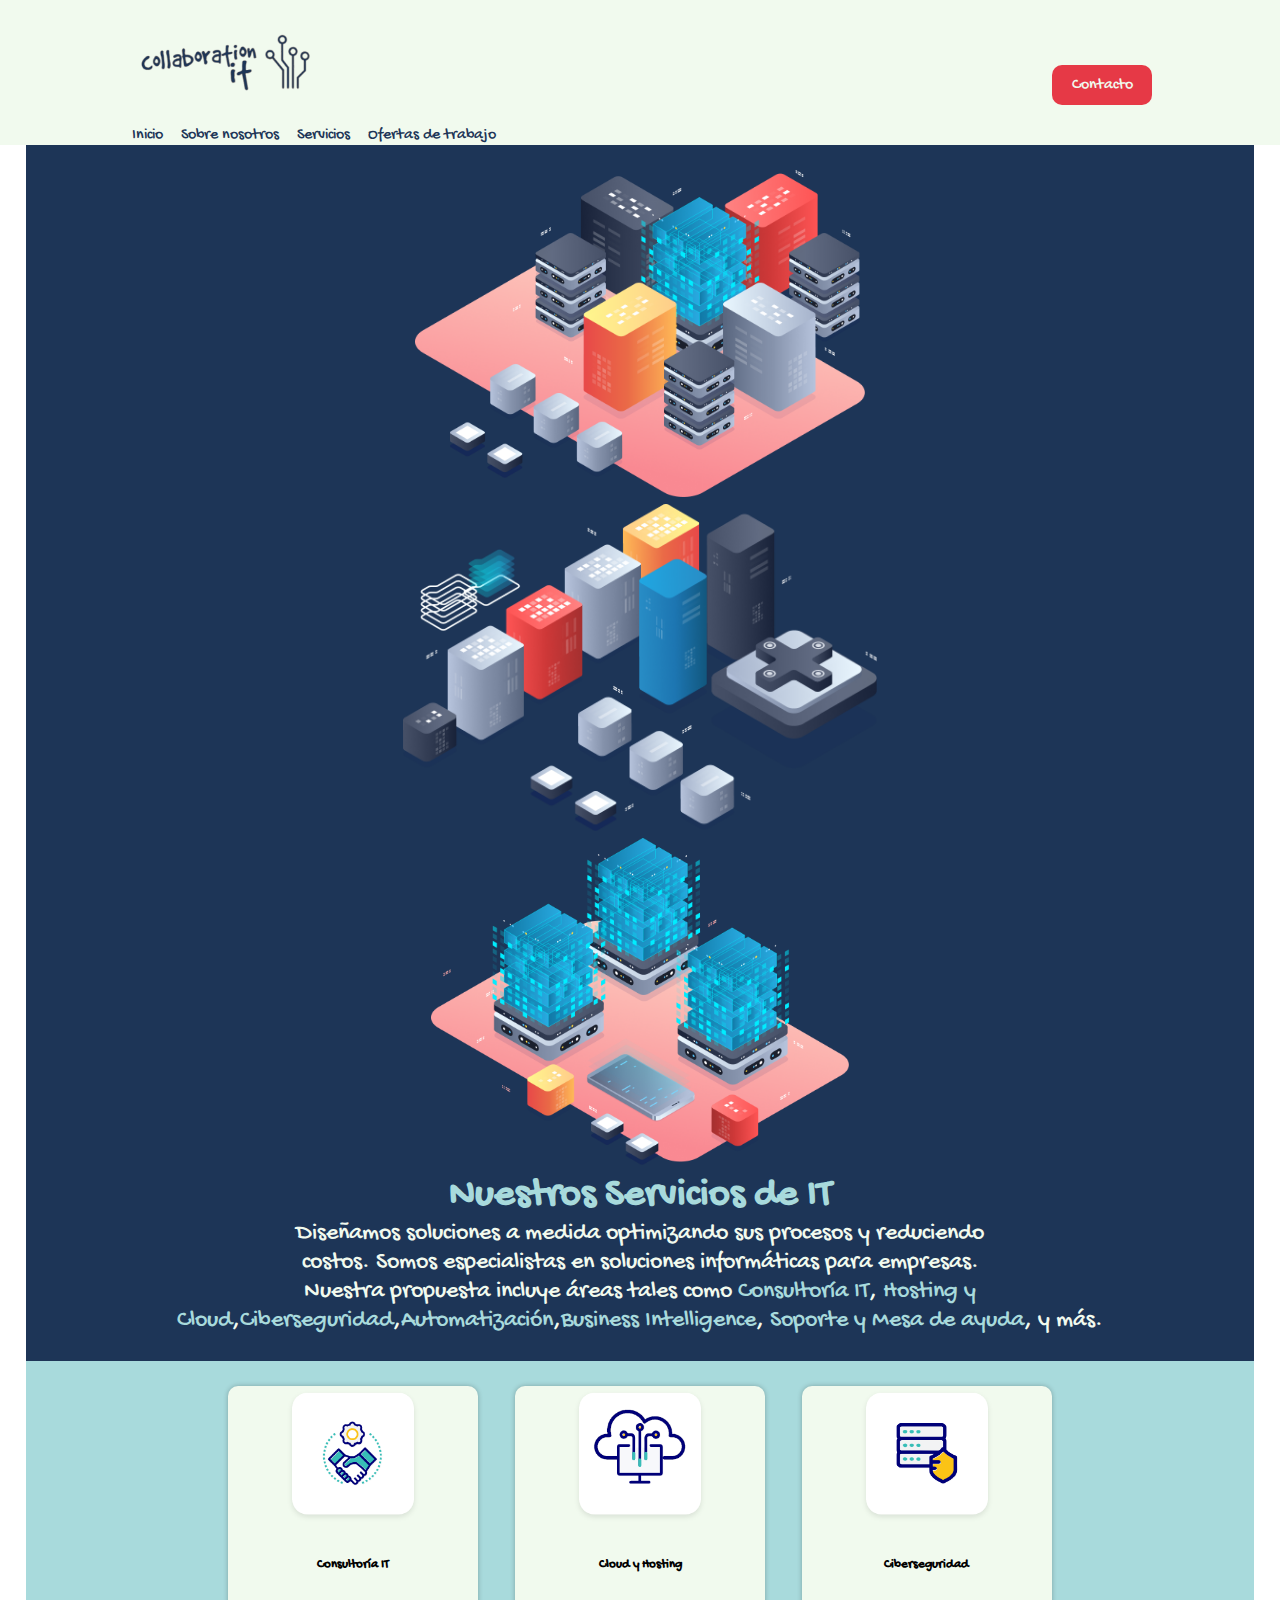
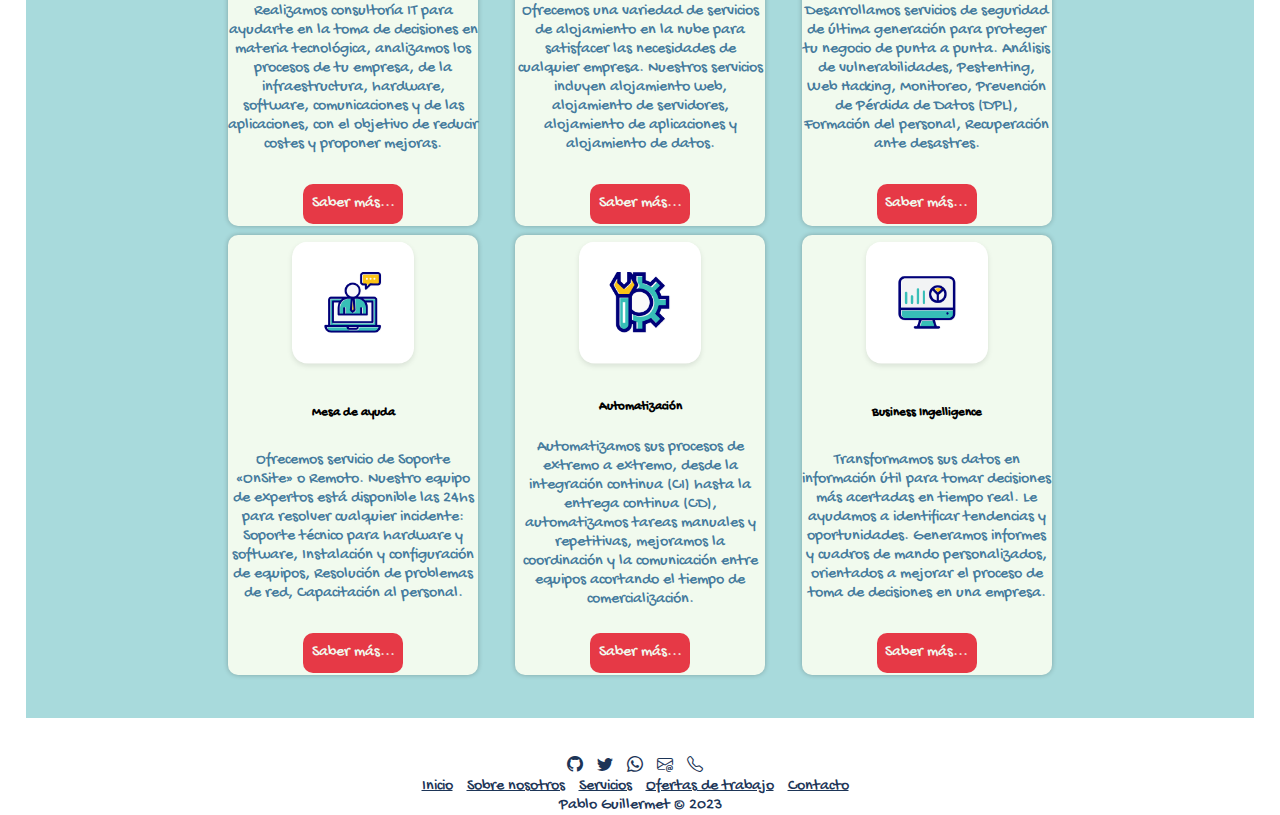
<file: pages/servicios.html>
<!DOCTYPE html>
<html lang="es">

<head>
    <meta charset="UTF-8">
    <meta name="viewport" content="width=device-width, initial-scale=1.0">

    <!--SEO-->
    <meta name="description"
        content="Somos una empresa de IT que ofrece soluciones cloud, automatización, BI y hosting para empresas de todos los tamaños. Contamos con más de 10 años de experiencia en el mercado y un equipo de profesionales altamente calificados.">
    <meta name="keywords"
        content="cloud, automatización, BI, hosting, solución IT, empresa IT, servicios IT, consultoría IT">

    <!-- Meta author -->
    <meta name="author" content="Pablo Guillermet">

    <!-- Meta robots -->
    <meta name="robots" content="index,follow">
    <link rel="icon" href="../images/gear.png">

    <link rel="stylesheet" href="../css/styles.css">

    <link rel="preconnect" href="https://fonts.googleapis.com">
    <link rel="preconnect" href="https://fonts.gstatic.com" crossorigin>
    <link
        href="https://fonts.googleapis.com/css2?family=Gochi+Hand&family=Inconsolata:wght@200;300;400;500;600&display=swap"
        rel="stylesheet">

    <!--bootstrap stylesheet-->
    <link href="https://cdn.jsdelivr.net/npm/bootstrap@5.3.1/dist/css/bootstrap.min.css" rel="stylesheet"
        integrity="sha384-4bw+/aepP/YC94hEpVNVgiZdgIC5+VKNBQNGCHeKRQN+PtmoHDEXuppvnDJzQIu9" crossorigin="anonymous">

    <!--bootsrap icos-->
    <link rel="stylesheet" href="https://cdn.jsdelivr.net/npm/bootstrap-icons@1.10.5/font/bootstrap-icons.css">

    <title>Servicios.</title>

</head>

<body>

    <header>

        <nav class="navbar navbar-expand-lg menu-desktop">

            <div class="container-fluid">
                <div class="logo-img">
                    <a href="../index.html" class="navbar-brand">
                        <img src="../images/logo_Berkeley_Blue.png" alt="Logo 'Collaboration IT' escrito a mano"
                            class="logo">
                    </a>
                </div>
                <div class="logo-img">
                    <a href="../index.html" class="navbar-brand">
                        <img src="../images/logo_Cerulean.png" alt="Logo 'Collaboration IT' escrito a mano"
                            class="logo">
                    </a>
                </div>
                <button class="navbar-toggler" type="button" data-bs-toggle="collapse" data-bs-target="#navbarNav"
                    aria-controls="navbarNav" aria-expanded="false" aria-label="Toggle navigation">
                    <span class="navbar-toggler-icon"></span>
                </button>
                <div class="collapse navbar-collapse" id="navbarNav">
                    <ul class="navbar-nav">
                        <li class="nav-item">
                            <a class="nav-link" href="../index.html">Inicio</a>
                        </li>
                        <li class="nav-item">
                            <a class="nav-link" href="nosotros.html">Sobre nosotros</a>
                        </li>
                        <li class="nav-item">
                            <a class="nav-link active" href="servicios.html">Servicios</a>
                        </li>
                        <li class="nav-item">
                            <a class="nav-link" href="ofertas.html">Ofertas de trabajo</a>
                        </li>
                        <li class="nav-item hidden-nav-contact">
                            <a class="nav-link" aria-current="page" href="contacto.html">Contacto</a>
                        </li>
                    </ul>
                </div>
            </div>

        </nav>

        <div class="header-contact button-type-1">
            <a href="contacto.html">Contacto</a>
        </div>

    </header>
    <main class="principal-presentation-services">
        <section class="services-text">
            <h1>Nuestros Servicios de IT</h1>
            <p>Diseñamos soluciones a medida optimizando sus procesos y reduciendo costos. Somos especialistas en
                soluciones informáticas para empresas. Nuestra propuesta incluye áreas tales como <span>Consultoría
                    IT</span>,
                <span>Hosting y Cloud</span>,<span>Ciberseguridad</span>,<span>Automatización</span>,<span>Business
                    Intelligence</span>,
                <span>Soporte y Mesa de ayuda</span>, y más.
            </p>
        </section>
        <section id="carousel-container" class="principal-image carousel slide" data-bs-ride="carousel">
            <div class="carousel-inner">
                <div class="carousel-item active">
                    <img src="../images/services-00.png" class="principal-image-self d-block"
                        alt=".">
                </div>
                <div class="carousel-item">
                    <img src="../images/services-01.png" class="principal-image-self d-block"
                        alt=".">
                </div>
                <div class="carousel-item">
                    <img src="../images/services-02.png" class="principal-image-self d-block"
                        alt=".">
                </div>
            </div>
        </section>
    </main>
    <section class="services-main">
        <div class="services-card-main services-consulting">
            <img src="../images/services_consulting.png"
                alt="Dibujo de dos manos estrechadas y un engranage por encima de ellas.">
            <h5>Consultoría IT</h5>
            <p>Realizamos consultoría IT para ayudarte en la toma de decisiones en materia tecnológica, analizamos los
                procesos de tu empresa, de la infraestructura, hardware, software, comunicaciones y de las aplicaciones,
                con el objetivo de reducir costes y proponer mejoras.</p>
            <div class="services-card-button button-type-1">
                <a href="contacto.html">Saber más...</a>
            </div>
        </div>
        <div class="services-card-main services-cloud">
            <img src="../images/services_cloud.png" alt="Dibujo de Monitor de PC dentro de una nube con conexiones.">
            <h5>Cloud y Hosting</h5>
            <p>Ofrecemos una variedad de servicios de alojamiento en la nube para satisfacer las necesidades de
                cualquier empresa. Nuestros servicios incluyen alojamiento web, alojamiento de servidores,
                alojamiento
                de aplicaciones y alojamiento de datos.</p>
            <div class="services-card-button button-type-1">
                <a href="contacto.html">Saber más...</a>
            </div>
        </div>
        <div class="services-card-main services-security">
            <img src="../images/services_security.png" alt="Dibujo de Servidores con escudo de protección.">
            <h5>Ciberseguridad</h5>
            <p>Desarrollamos servicios de seguridad de última generación para proteger tu negocio de punta a punta.
                Análisis de vulnerabilidades, Pestenting, Web Hacking, Monitoreo, Prevención de Pérdida de Datos
                (DPL),
                Formación del personal, Recuperación ante desastres.</p>
            <div class="services-card-button button-type-1">
                <a href="contacto.html">Saber más...</a>
            </div>
        </div>
        <div class="services-card-main services-support">
            <img src="../images/services_support.png"
                alt="Dibujo de Laptop con una persona ofreciendo ayuda dentro de la pantalla.">
            <h5>Mesa de ayuda</h5>
            <p>Ofrecemos servicio de Soporte «OnSite» o Remoto. Nuestro equipo de expertos está
                disponible las 24hs para resolver cualquier incidente: Soporte técnico para hardware y
                software, Instalación y configuración de equipos, Resolución de problemas de red, Capacitación al
                personal.
            </p>
            <div class="services-card-button button-type-1">
                <a href="contacto.html">Saber más...</a>
            </div>
        </div>
        <div class="services-card-main services-automation">
            <img src="../images/services_automation.png" alt="Dibujo de una llave inglesa y un engranage.">
            <h5>Automatización</h5>
            <p>Automatizamos sus procesos de extremo a extremo, desde la integración continua (CI) hasta la entrega
                continua (CD), automatizamos tareas manuales y repetitivas, mejoramos la coordinación y la
                comunicación
                entre equipos acortando el tiempo de comercialización.</p>
            <div class="services-card-button button-type-1">
                <a href="contacto.html">Saber más...</a>
            </div>
        </div>
        <div class="services-card-main services-bi">
            <img src="../images/services_BI.png"
                alt="Dibujo de un monitor con gráficos estadísticos en barras y circular.">
            <h5>Business Ingelligence</h5>
            <p>Transformamos sus datos en información útil para tomar decisiones más acertadas en tiempo real.
                Le ayudamos a identificar tendencias y oportunidades. Generamos informes y cuadros de mando
                personalizados, orientados a mejorar el proceso de toma de decisiones en una empresa.
            </p>
            <div class="services-card-button button-type-1">
                <a href="contacto.html">Saber más...</a>
            </div>
        </div>
    </section>
    <footer class="footer-about-us">
        <div class="socials-footer">
            <ul>
                <li>
                    <a href="https://github.com" target="_blank"><i class="bi bi-github"></i></a>
                </li>
                <li>
                    <a href="https://twitter.com" target="_blank"><i class="bi bi-twitter"></i></a>
                </li>
                <li>
                    <a href="https://web.whatsapp.com" target="_blank"><i class="bi bi-whatsapp"></i></a>
                </li>
                <li>
                    <a href="mailto:miotherside@outlook.com" target="_blank"><i class="bi bi-envelope-at"></i></a>
                </li>
                <li>
                    <a href="tel:555-666-7777" target="_blank"><i class="bi bi-telephone"></i></a>
                </li>
            </ul>
        </div>
        <div class="nav-footer navbar">
            <ul class="nav">
                <li class="nav-item">
                    <a class="nav-link" href="../index.html">Inicio</a>
                </li>
                <li class="nav-item">
                    <a class="nav-link" href="nosotros.html">Sobre nosotros</a>
                </li>
                <li class="nav-item">
                    <a class="nav-link active" href="servicios.html">Servicios</a>
                </li>
                <li class="nav-item">
                    <a class="nav-link" href="ofertas.html">Ofertas de trabajo</a>
                </li>
                <li>
                    <a class="nav-link" aria-current="page" href="contacto.html">Contacto</a>
                </li>
            </ul>
        </div>
        <div>
            <p>Pablo Guillermet © 2023</p>
        </div>
    </footer>

    <!--bootstrap script-->
    <script src="https://cdn.jsdelivr.net/npm/bootstrap@5.3.1/dist/js/bootstrap.bundle.min.js"
        integrity="sha384-HwwvtgBNo3bZJJLYd8oVXjrBZt8cqVSpeBNS5n7C8IVInixGAoxmnlMuBnhbgrkm"
        crossorigin="anonymous"></script>
</body>



</html>
</file>
<file: css/styles.css>
@charset "UTF-8";
/* reset*/
* {
  margin: 0;
  padding: 0;
  box-sizing: border-box;
}

/*variables, mixin, mapas*/
:root {
  font-size: 16px;
}

/*media queris*/
/* Extra small devices (phones, 575px and down) */
@media only screen and (max-width: 576px) {
  main {
    flex-direction: column-reverse;
  }
  main .principal-presentation {
    text-align: center;
  }
  main .principal-presentation h1 {
    font-size: 1.5rem !important;
  }
  main .principal-presentation p {
    font-size: 1rem;
  }
  main .principal-image .carousel-inner .carousel-item {
    text-align: -webkit-center;
  }
  main .principal-image .carousel-inner .carousel-item img {
    max-width: 350px;
    max-height: 229px;
  }
  .services-section {
    padding: 2% 10% 2% 10%;
  }
  .services-section .services-card {
    max-width: 170px !important;
    max-height: 280px;
    align-content: normal;
    align-items: center;
    margin: 1%;
  }
  .services-section .services-card img {
    max-width: 100px !important;
  }
  .services-section .services-card h2 {
    font-size: 1rem !important;
  }
  .services-section .services-card p {
    font-size: 1.5vh;
  }
  .services-section .services-card .button-type-1 {
    border-radius: 30px;
    font-size: 1.8vh;
    max-height: 30px;
    max-width: 90%;
    margin-bottom: 2%;
  }
  .services-section .service-support {
    display: none !important;
  }
  footer {
    padding: 3% 0% 0% 0%;
  }
  .nav-footer {
    font-size: 2vh;
  }
}
/* Small devices (portrait tablets and large phones, 576px and up) */
@media only screen and (min-width: 576px) {
  main {
    flex-direction: column-reverse;
  }
  main .principal-presentation {
    text-align: center;
  }
  main .principal-presentation h1 {
    font-size: 2.5rem !important;
  }
  main .principal-presentation p {
    font-size: 1.2rem !important;
  }
  main .principal-image .carousel-inner .carousel-item {
    text-align: -webkit-center;
  }
  main .principal-image .carousel-inner .carousel-item img {
    max-width: 400px;
  }
  .services-section {
    display: flex;
    flex-direction: row;
    padding: 1% 2% 1% 2%;
  }
  .services-section .service-support {
    display: none !important;
  }
  .services-section .services-card {
    width: 100%;
    max-width: 180px !important;
    height: 336px;
    margin: 1%;
  }
  .services-section .services-card img {
    width: 100%;
    max-width: 120px;
    height: auto;
  }
  .services-section .services-card p {
    font-size: 2vh;
  }
  .services-section .services-card .button-type-1 {
    margin-bottom: 2%;
  }
}
/* Medium devices (landscape tablets, 768px and up) */
@media only screen and (min-width: 768px) {
  main {
    flex-direction: row;
  }
  main .principal-presentation {
    flex-direction: row;
    flex-wrap: wrap;
    width: 50%;
  }
  main .principal-image {
    flex-direction: column;
    flex-basis: 50%;
    flex: 1;
  }
  main .principal-image .carousel-inner .carousel-item {
    text-align: -webkit-center;
  }
  main .principal-image .carousel-inner .carousel-item img {
    max-width: 400px;
    max-height: 207px;
  }
  .services-section .services-card {
    max-width: 200px !important;
  }
  .services-section .service-support {
    display: grid !important;
  }
}
/* Large devices (laptops/desktops, 992px and up) */
@media only screen and (min-width: 992px) {
  main .principal-presentation {
    flex-direction: row;
    flex-wrap: wrap;
    width: 50%;
  }
  main .principal-presentation h1 {
    font-size: 3rem !important;
  }
  main .principal-presentation p {
    font-size: 1.8rem !important;
  }
  main .principal-image {
    flex-direction: column;
    flex-basis: 50%;
    flex: 1;
  }
  main .principal-image .carousel-inner .carousel-item img {
    max-width: 450px;
    max-height: 284px;
  }
}
/* Extra large devices (large laptops and desktops, 1200px and up) */
@media only screen and (min-width: 1200px) {
  main .principal-presentation {
    text-wrap: balance;
  }
  main .principal-image {
    max-width: 500px !important;
  }
  main .principal-image .carousel-item img {
    max-height: 327px !important;
    max-width: 500px !important;
  }
}
/* Extra small devices (phones, 575px and down) */
@media only screen and (max-width: 576px) {
  /*CSS específico "Sobre nosotros"*/
  .principal-presentation-about .principal-about-us-image {
    text-align: -webkit-center;
  }
  .principal-presentation-about .principal-about-us-image .about-us-img {
    max-width: 220px;
    padding-bottom: 5%;
  }
  .principal-presentation-about .principal-about-us-image .about-us-img img {
    max-width: 220px;
  }
  .about-us-partners-section {
    grid-template-columns: 15% 15% 55% !important;
    grid-template-rows: 2;
    justify-content: center;
  }
  .about-us-partners-section .partner-img {
    justify-self: center;
    align-self: center;
  }
  .about-us-partners-section .partner-img img {
    width: 100%;
    max-width: 80px;
    height: auto;
  }
  .about-us-partners-section .partner-text {
    grid-column: 3/3 !important;
    grid-row: 1/span 2 !important;
    padding: 0% 2% 0% 2%;
  }
  .about-us-partners-section .partner-text h2 {
    font-size: 1.3rem !important;
  }
  .about-us-partners-section .partner-text p {
    font-size: 1rem !important;
  }
  .about-us-partners-section .partner-redhat,
  .about-us-partners-section .partner-servicenow {
    display: none;
  }
  .about-us-partners-section .partner-aws {
    grid-column: 1/1;
    grid-row: 1/1;
  }
  .about-us-partners-section .partner-google {
    grid-column: 2/2;
    grid-row: 1/1;
  }
  .about-us-partners-section .partner-microsoft {
    grid-column: 1/1 !important;
    grid-row: 2/2 !important;
  }
  .about-us-partners-section .partner-vmware {
    grid-column: 2/2;
    grid-row: 2/2;
  }
  .about-us-clients-section {
    grid-template-columns: repeat(2, 50%) !important;
    grid-template-rows: repeat(4, 25%) !important;
  }
  .about-us-clients-section .client-text h2 {
    font-size: 1.3rem !important;
  }
  .about-us-clients-section .client-text p {
    font-size: 1rem !important;
  }
  .about-us-clients-section .client-img img {
    max-width: 60px !important;
    max-height: 40px !important;
  }
  .about-us-clients-section .client-text {
    padding: 0% 0% 0% 12%;
  }
  .about-us-clients-section .client-mac {
    grid-column: 2/2;
    grid-row: 1/1;
  }
  .about-us-clients-section .client-city {
    grid-column: 2/2;
    grid-row: 2/2;
  }
  .about-us-clients-section .client-pepsi {
    display: none;
  }
  .about-us-clients-section .client-wendys {
    grid-column: 2/2;
    grid-row: 4/4;
  }
  .about-us-clients-section .client-rabobank {
    grid-column: 2/2;
    grid-row: 3/3;
  }
  .about-us-clients-section .client-hsbc {
    grid-column: 1/1;
    grid-row: 4/4;
  }
  .footer-about-us {
    padding-top: 2%;
  }
}
/* Small devices (portrait tablets and large phones, 576px and up) */
@media only screen and (min-width: 576px) {
  /*CSS específico "Sobre nosotros"*/
  .principal-presentation-about .principal-about-us-image {
    text-align: -webkit-center;
  }
  .principal-presentation-about .principal-about-us-image .about-us-img {
    max-width: 300px;
  }
  .principal-presentation-about .principal-about-us-image .about-us-img img {
    max-width: 300px;
  }
  .about-us-partners-section .partner-text h2 {
    font-size: 1.4rem !important;
  }
  .about-us-partners-section .partner-text p {
    font-size: 1.1rem !important;
  }
  .about-us-clients-section {
    grid-template-columns: repeat(2, 50%) !important;
    grid-template-rows: repeat(4, 25%) !important;
  }
  .about-us-clients-section .client-pepsi {
    display: none;
  }
  .about-us-clients-section .client-wendys {
    grid-column: 2/2;
    grid-row: 4/4;
  }
  .about-us-clients-section .client-rabobank {
    grid-column: 2/2;
    grid-row: 3/3;
  }
  .about-us-clients-section .client-hsbc {
    grid-column: 1/1;
    grid-row: 4/4;
  }
  .about-us-clients-section .client-text h2 {
    font-size: 1.4rem !important;
  }
  .about-us-clients-section .client-text p {
    font-size: 1.1rem !important;
  }
  .about-us-clients-section .client-img img {
    max-width: 80px !important;
    max-height: 60px !important;
  }
  footer {
    padding-top: 3%;
  }
}
/* Medium devices (landscape tablets, 768px and up) */
@media only screen and (min-width: 768px) {
  /*CSS específico "Sobre nosotros"*/
  .principal-presentation-about .principal-about-us-image {
    text-align: -webkit-center;
  }
  .principal-presentation-about .principal-about-us-image .about-us-img {
    max-width: 350px;
  }
  .principal-presentation-about .principal-about-us-image .about-us-img img {
    max-width: 350px;
  }
}
/* Large devices (laptops/desktops, 992px and up) */
@media only screen and (min-width: 992px) {
  /*CSS específico "Sobre nosotros"*/
  .principal-presentation-about .principal-presentation-about-text h1 {
    font-size: 2.8rem !important;
  }
  .principal-presentation-about .principal-presentation-about-text p {
    font-size: 1.6rem !important;
  }
  .about-us-partners-section .partner-text h2 {
    font-size: 1.5rem !important;
  }
  .about-us-partners-section .partner-text p {
    font-size: 1.2rem !important;
  }
  .about-us-clients-section {
    grid-template-columns: 40% 20% 20% 20% !important;
    grid-template-rows: repeat(2, auto) !important;
  }
  .about-us-clients-section .client-text {
    grid-column: 1/1;
    grid-row: 1/span 2;
  }
  .about-us-clients-section .client-text h2 {
    font-size: 1.5rem !important;
  }
  .about-us-clients-section .client-text p {
    font-size: 1.2rem !important;
  }
  .about-us-clients-section .client-mac {
    grid-column: 2/2;
    grid-row: 1/1;
  }
  .about-us-clients-section .client-city {
    grid-column: 3/3;
    grid-row: 1/1;
  }
  .about-us-clients-section .client-wendys {
    grid-column: 2/2;
    grid-row: 2/2;
  }
  .about-us-clients-section .client-rabobank {
    grid-column: 3/3;
    grid-row: 2/2;
  }
  .about-us-clients-section .client-pepsi {
    display: grid;
    grid-column: 4/4;
    grid-row: 1/1;
  }
  .about-us-clients-section .client-hsbc {
    grid-column: 4/4;
    grid-row: 2/2;
  }
}
/* Extra large devices (large laptops and desktops, 1200px and up) */
/* Extra small devices (phones, 575px and down) */
@media only screen and (max-width: 576px) {
  /* mq Servicios */
  .principal-presentation-services .services-text {
    text-align: center;
  }
  .principal-presentation-services .services-text h1 {
    font-size: 1.5rem !important;
  }
  .principal-presentation-services .services-text p {
    font-size: 1rem;
  }
  .principal-presentation-services .principal-image {
    max-width: 350px;
  }
  .principal-presentation-services .principal-image .carousel-item img {
    width: 100%;
    height: auto;
    max-width: 350px;
  }
  .services-main {
    gap: 1%;
    padding-bottom: 30% !important;
  }
  .services-main .services-card-main {
    max-width: 170px;
  }
  .services-main .services-card-main img {
    max-width: 100px;
  }
}
/* Small devices (portrait tablets and large phones, 576px and up) */
@media only screen and (min-width: 576px) {
  .services-main {
    gap: 1%;
    padding-bottom: 20% !important;
  }
  .services-main .services-card-main img {
    max-width: 120px !important;
  }
}
/* Medium devices (landscape tablets, 768px and up) */
@media only screen and (min-width: 768px) {
  .principal-presentation-services {
    flex-direction: column-reverse;
  }
  .principal-presentation-services .services-text {
    text-align: center;
  }
  .principal-presentation-services .services-text h1 {
    font-size: 1.5rem;
  }
  .principal-presentation-services .services-text p {
    font-size: 1rem;
  }
  .principal-presentation-services .principal-image {
    flex-direction: column;
    flex-basis: 50%;
    flex: 1;
  }
  .principal-presentation-services .principal-image .carousel-inner .carousel-item {
    text-align: -webkit-center;
  }
  .principal-presentation-services .principal-image .carousel-inner .carousel-item img {
    max-width: 400px;
  }
  .services-main {
    grid-template-columns: repeat(2, auto);
    grid-template-rows: repeat(3, auto);
    gap: 1% 2%;
    padding-bottom: 4% !important;
  }
  .services-main .services-card-main img {
    max-width: 130px !important;
  }
}
/* Large devices (laptops/desktops, 992px and up) */
@media only screen and (min-width: 992px) {
  .services-main {
    grid-template-columns: repeat(3, auto);
    grid-template-rows: repeat(2, auto);
    gap: 1% 3%;
  }
  .services-main .services-card-main {
    max-width: 250px !important;
  }
  .services-main .services-card-main img {
    max-width: 140px !important;
  }
}
/* Extra large devices (large laptops and desktops, 1200px and up) */
@media only screen and (min-width: 1200px) {
  .principal-presentation-services {
    flex-direction: column-reverse;
  }
  .principal-presentation-services .services-text h1 {
    font-size: 2.5rem;
  }
  .principal-presentation-services .services-text p {
    font-size: 1.5rem;
  }
  .principal-presentation-services .services-main {
    grid-template-columns: repeat(3, auto);
    grid-template-rows: repeat(2, auto);
    gap: 1%;
  }
}
/* Extra small devices (phones, 575px and down) */
@media only screen and (max-width: 576px) {
  .principal-ofertas .unete h1 {
    font-size: 1.5rem !important;
  }
  .principal-ofertas .unete img {
    max-width: 300px !important;
  }
  .principal-ofertas .imagen-ofertas img {
    max-width: 300px !important;
  }
  .open-possitions .title-possitions h2 {
    font-size: 1.2rem !important;
  }
  .open-possitions .possitions {
    padding-bottom: 10%;
  }
  .open-possitions .possitions .l {
    height: 200px !important;
  }
  .open-possitions .possitions .l h3 {
    font-size: 1.1rem !important;
  }
  .open-possitions .possitions .l p {
    font-size: 0.9rem !important;
  }
  .open-possitions .possitions .r {
    height: 200px !important;
  }
  .open-possitions .possitions .r .boton-ofertas {
    border-radius: 30px;
    font-size: 1.1rem;
    max-height: 30px;
    max-width: 90%;
  }
}
/* Small devices (portrait tablets and large phones, 576px and up) */
@media only screen and (min-width: 576px) {
  .principal-ofertas .unete h1 {
    font-size: 1.7rem !important;
  }
  .principal-ofertas .unete img {
    max-width: 350px !important;
  }
  .principal-ofertas .imagen-ofertas img {
    max-width: 350px !important;
  }
  .open-possitions .title-possitions h2 {
    font-size: 1.4rem !important;
  }
  .open-possitions .possitions .l {
    height: 180px !important;
  }
  .open-possitions .possitions .l h3 {
    font-size: 1.2rem !important;
  }
  .open-possitions .possitions .l p {
    font-size: 1rem !important;
  }
  .open-possitions .possitions .r {
    height: 180px !important;
  }
  .open-possitions .possitions .r .boton-ofertas {
    border-radius: 30px;
    font-size: 1.2rem;
    max-height: 30px;
    max-width: 100%;
  }
}
/* Medium devices (landscape tablets, 768px and up) */
@media only screen and (min-width: 768px) {
  .principal-ofertas .unete h1 {
    font-size: 2rem !important;
  }
  .principal-ofertas .unete img {
    max-width: 380px !important;
  }
  .principal-ofertas .imagen-ofertas img {
    max-width: 380px !important;
  }
  .open-possitions .title-possitions h2 {
    font-size: 1.7rem !important;
  }
  .open-possitions .possitions .l {
    height: 170px !important;
  }
  .open-possitions .possitions .l h3 {
    font-size: 1.3rem !important;
  }
  .open-possitions .possitions .l p {
    font-size: 1.1rem !important;
  }
  .open-possitions .possitions .r {
    height: 170px !important;
  }
  .open-possitions .possitions .r .boton-ofertas {
    font-size: 1.3rem;
    max-height: 35px;
  }
}
/* Large devices (laptops/desktops, 992px and up) */
@media only screen and (min-width: 992px) {
  .principal-ofertas .unete h1 {
    font-size: 2.2rem !important;
  }
  .principal-ofertas .unete img {
    max-width: 400px !important;
  }
  .principal-ofertas .imagen-ofertas img {
    max-width: 400px !important;
  }
  .open-possitions .title-possitions h2 {
    font-size: 1.8rem !important;
  }
  .open-possitions .possitions .l {
    height: 160px !important;
  }
  .open-possitions .possitions .l h3 {
    font-size: 1.4rem !important;
  }
  .open-possitions .possitions .l p {
    font-size: 1.2rem !important;
  }
  .open-possitions .possitions .r {
    height: 160px !important;
  }
  .open-possitions .possitions .r .boton-ofertas {
    font-size: 1.4rem;
    max-height: 40px;
  }
}
/* Extra large devices (large laptops and desktops, 1200px and up) */
/* Extra small devices (phones, 575px and down) */
@media only screen and (max-width: 576px) {
  /* mq contacto */
  .principal-presentation-contact .principal-presentation-contact-form {
    grid-column: 1/span 2;
    grid-row: 2/2;
    margin: 1%;
  }
  .principal-presentation-contact .principal-presentation-contact-form h1 {
    font-size: 1.5rem;
    text-align-last: center;
  }
  .principal-presentation-contact .principal-presentation-contact-form .formulario .form-group {
    margin: 1%;
  }
  .principal-presentation-contact .principal-contact-image {
    grid-column: 1/span 2;
    grid-row: 1/1;
  }
}
/* Small devices (portrait tablets and large phones, 576px and up) */
@media only screen and (min-width: 576px) {
  .principal-presentation-contact .principal-presentation-contact-form {
    grid-column: 1/span 2;
    grid-row: 2/2;
    margin: 1%;
  }
  .principal-presentation-contact .principal-presentation-contact-form h1 {
    font-size: 1.7rem;
    text-align-last: center;
  }
  .principal-presentation-contact .principal-contact-image {
    grid-column: 1/span 2;
    grid-row: 1/1;
    justify-content: center;
  }
}
/* Medium devices (landscape tablets, 768px and up) */
@media only screen and (min-width: 768px) {
  .principal-presentation-contact .principal-presentation-contact-form h1 {
    font-size: 1.8rem;
  }
}
/* Large devices (laptops/desktops, 992px and up) */
@media only screen and (min-width: 992px) {
  .principal-presentation-contact .principal-presentation-contact-form h1 {
    font-size: 1.9rem;
  }
}
/* Extra large devices (large laptops and desktops, 1200px and up) */
@media only screen and (min-width: 1200px) {
  .principal-presentation-contact {
    display: grid;
    grid-template-columns: repeat(2, 50%);
    grid-template-rows: auto;
    gap: 1%;
  }
}
/* Extra small devices (phones, 575px and down) */
@media only screen and (max-width: 576px) {
  /*mq header*/
  header .menu-desktop .container-fluid .logo-img {
    max-width: 140px !important;
  }
  header .menu-desktop .container-fluid .logo-img a img {
    max-width: 140px !important;
  }
  header .header-contact {
    display: none;
  }
}
/* Small devices (portrait tablets and large phones, 576px and up) */
@media only screen and (min-width: 576px) {
  header .menu-desktop .container-fluid .logo-img {
    max-width: 180px !important;
  }
  header .menu-desktop .container-fluid .logo-img a img {
    max-width: 180px !important;
  }
  header .menu-desktop .container-fluid .navbar-toggler .navbar-toggler-icon {
    width: 1.8em;
    height: 1.8em;
  }
  header .header-contact {
    display: none;
  }
}
/* Medium devices (landscape tablets, 768px and up) */
@media only screen and (min-width: 768px) {
  header .menu-desktop .container-fluid .logo-img {
    max-width: 200px !important;
  }
  header .menu-desktop .container-fluid .logo-img a img {
    max-width: 200px !important;
  }
  header .menu-desktop .container-fluid .navbar-toggler .navbar-toggler-icon {
    width: 2em;
    height: 2em;
  }
  header .header-contact {
    display: none;
  }
}
/* Large devices (laptops/desktops, 992px and up) */
@media only screen and (min-width: 992px) {
  header {
    display: flex;
  }
  header .header-contact {
    display: flex;
  }
  header .hidden-nav-contact {
    display: none;
  }
}
/*header y footer*/
header {
  display: flex;
  padding: 2% 10% 0% 10%;
  align-items: center;
  justify-content: center;
  background-color: #F1FAEE;
  font-family: "Gochi Hand", cursive;
}
header .menu-desktop {
  text-decoration: none;
  flex-grow: 1;
  display: flex;
}
header .menu-desktop ul {
  list-style-type: none;
}
header .menu-desktop li {
  float: left;
  margin-right: 10px;
  padding: 0 4px;
}
header .menu-desktop a {
  text-decoration: none;
  color: #1D3557 !important;
}
header .menu-desktop a:hover {
  color: #457B9D !important;
}
header .menu-desktop .container-fluid .logo-img {
  max-width: 250px;
  height: auto;
}
header .menu-desktop .container-fluid .logo-img a img {
  max-width: 250px;
}
header .menu-desktop .container-fluid .logo-img:nth-of-type(2) {
  display: none;
}
header .menu-desktop .container-fluid:hover .logo-img:nth-of-type(1) {
  display: none;
}
header .menu-desktop .container-fluid:hover .logo-img:nth-of-type(2) {
  display: block;
}
header .menu-desktop .container-fluid .navbar-toggler {
  border: none !important;
}
header .menu-desktop .container-fluid .navbar-toggler:hover {
  border: none !important;
}
header .menu-desktop .container-fluid .navbar-toggler:focus {
  border: none !important;
  box-shadow: none !important;
}
header .header-contact {
  text-align: -webkit-right;
  align-items: center;
  justify-content: center;
}

footer {
  display: grid;
  place-items: center;
  font-family: "Gochi Hand", cursive;
}
footer ul {
  margin: 0%;
}
footer li {
  display: inline-flex;
}
footer li a {
  padding-right: 10px;
}
footer p {
  color: #1D3557;
}
footer .nav-footer a,
footer .socials-footer a {
  color: #1D3557;
}
footer .nav-footer a:hover,
footer .socials-footer a:hover {
  color: #457B9D;
}

/*páginas*/
/* css index */
main {
  background-color: #1D3557;
  font-family: "Gochi Hand", cursive;
  display: flex;
  padding: 2% 10% 2% 10%;
  background-color: #1D3557;
  margin: 0% 2% 0% 2%;
  justify-content: space-evenly;
}
main h1 {
  color: #A8DADC;
}
main p {
  color: #457B9D;
}
main p {
  font-size: 1.5rem;
}
main .principal-presentation {
  align-self: center;
  padding-left: 10px;
}
main .principal-presentation h1 {
  font-size: 2.5rem;
}
main .carousel {
  position: none;
}
main .principal-image {
  width: 100%;
  max-width: 500px;
  height: auto;
  align-self: center;
}
main .principal-image .carousel-item img {
  width: 100%;
  height: 100%;
  max-height: 327px;
  max-width: 500px;
  object-fit: contain;
}

.services-section {
  display: flex;
  flex-direction: row;
  gap: 1%;
  margin: 0% 2% 0% 2%;
  justify-content: center;
  background-color: #457B9D;
  justify-items: center;
  place-items: center;
}
.services-section .services-card {
  display: grid;
  width: 100%;
  max-width: 300px;
  height: 350px;
  align-self: center;
  align-content: space-between;
  justify-items: center;
  text-align: center;
  font-family: "Gochi Hand", cursive;
  background-color: #F1FAEE;
  border-radius: 10px;
  box-shadow: 0 0 5px 0 rgba(0, 0, 0, 0.25);
  transition: all 0.3s;
  transition-duration: 0.3s;
  transition-timing-function: ease;
  transition-delay: 0s;
  transition-property: all;
}
.services-section .services-card h2 {
  color: #1D3557;
  font-size: 1.5rem;
}
.services-section .services-card p {
  color: #457B9D;
}
.services-section .services-card img {
  width: 100%;
  max-width: 150px;
  height: auto;
}
.services-section .services-card .services-card-button {
  display: flex;
  align-items: center;
  justify-content: center;
}
.services-section .services-card .services-card-button a {
  text-decoration: none;
  color: #F1FAEE !important;
}

/*CSS específico "Sobre nosotros"*/
main {
  background-color: #1D3557;
  font-family: "Gochi Hand", cursive;
}
main h1 {
  color: #A8DADC;
}
main p {
  color: #457B9D;
}
main .principal-about-us-image .about-us-img {
  flex: 1 0 50%;
  width: 100%;
  max-width: 500px;
  height: auto;
  padding-bottom: 5%;
}

.about-us-partners-section {
  background-color: #F1FAEE;
  font-family: "Gochi Hand", cursive;
  background-color: #F1FAEE;
  display: grid;
  grid-template-columns: 15% 15% 15% 55%;
  padding: 2% 2% 2% 2%;
  margin: 0% 2% 0% 2%;
}
.about-us-partners-section h2 {
  color: #1D3557;
}
.about-us-partners-section p {
  color: #457B9D;
}
.about-us-partners-section .partner-img {
  text-align: -webkit-center;
}
.about-us-partners-section .partner-img img {
  width: 100%;
  max-width: 100px;
  height: auto;
}
.about-us-partners-section .partner-aws {
  grid-column: 1/1;
  grid-row: 1/1;
}
.about-us-partners-section .partner-google {
  grid-column: 2/2;
  grid-row: 1/1;
}
.about-us-partners-section .partner-microsoft {
  grid-column: 3/3;
  grid-row: 1/1;
}
.about-us-partners-section .partner-redhat {
  grid-column: 1/1;
  grid-row: 2/2;
}
.about-us-partners-section .partner-vmware {
  grid-column: 2/2;
  grid-row: 2/2;
}
.about-us-partners-section .partner-servicenow {
  grid-column: 3/3;
  grid-row: 2/2;
}
.about-us-partners-section .partner-text {
  grid-column: 4/4;
  grid-row: 1/span 2;
}
.about-us-partners-section .partner-text h2 {
  font-size: 1.5rem;
  padding: 0% 5% 0% 5%;
}
.about-us-partners-section .partner-text p {
  font-size: 1.3rem;
  padding: 0% 5% 0% 5%;
}

.about-us-clients-section {
  background-color: #457B9D;
  font-family: "Gochi Hand", cursive;
  display: grid;
  grid-template-columns: 55% 15% 15% 15%;
  padding: 2% 2% 2% 2%;
  margin: 0% 2% 0% 2%;
  background-color: #457B9D;
}
.about-us-clients-section h2 {
  color: #A8DADC;
}
.about-us-clients-section p {
  color: #F1FAEE;
}
.about-us-clients-section .client-text h2 {
  font-size: 1.5rem;
}
.about-us-clients-section .client-text p {
  font-size: 1.3rem;
}
.about-us-clients-section .client-img {
  justify-self: center;
  align-self: center;
}
.about-us-clients-section .client-img img {
  width: 100%;
  height: 100%;
  max-width: 100px;
  max-height: 80px;
}
.about-us-clients-section .client-text {
  grid-column: 1/1;
  grid-row: 1/span 2;
  padding-left: 5%;
}
.about-us-clients-section .client-img client-mac {
  grid-column: 2/2;
  grid-row: 1/1;
}
.about-us-clients-section .client-img client-city {
  grid-column: 3/3;
  grid-row: 1/1;
}
.about-us-clients-section .client-img client-pepsi {
  grid-column: 4/4;
  grid-row: 1/1;
}
.about-us-clients-section .client-img client-wendys {
  grid-column: 2/2;
  grid-row: 2/2;
}
.about-us-clients-section .client-img client-rabobank {
  grid-column: 3/3;
  grid-row: 2/2;
}
.about-us-clients-section .client-img client-hsbc {
  grid-column: 4/4;
  grid-row: 2/2;
}

/* CSS Servicios */
.principal-presentation-services {
  background-color: #1D3557;
  font-family: "Gochi Hand", cursive;
  display: flex;
  padding: 2% 10% 2% 10%;
  background-color: #1D3557;
  margin: 0% 2% 0% 2%;
  justify-content: space-evenly;
}
.principal-presentation-services h1 {
  color: #A8DADC;
}
.principal-presentation-services p {
  color: #457B9D;
}
.principal-presentation-services .services-text {
  text-wrap: balance;
}
.principal-presentation-services .services-text p {
  color: #F1FAEE;
}
.principal-presentation-services .services-text span {
  color: #A8DADC;
}

.services-main {
  background-color: #A8DADC;
  font-family: "Gochi Hand", cursive;
  display: grid;
  margin: 0% 2% 0% 2%;
  padding: 2% 0% 2% 0%;
  align-items: center;
  justify-content: center;
}
.services-main h1 {
  color: #1D3557;
}
.services-main p {
  color: #1D3557;
}
.services-main .services-card-main {
  display: grid;
  width: 100%;
  max-width: 300px;
  height: 350px;
  align-self: center;
  align-content: space-between;
  justify-items: center;
  text-align: center;
  font-family: "Gochi Hand", cursive;
  background-color: #F1FAEE;
  border-radius: 10px;
  box-shadow: 0 0 5px 0 rgba(0, 0, 0, 0.25);
  transition: all 0.3s;
  transition-duration: 0.3s;
  transition-timing-function: ease;
  transition-delay: 0s;
  transition-property: all;
  height: 440px;
  padding-bottom: 1%;
}
.services-main .services-card-main h2 {
  color: #1D3557;
  font-size: 1.5rem;
}
.services-main .services-card-main p {
  color: #457B9D;
}
.services-main .services-card-main img {
  width: 100%;
  max-width: 150px;
  height: auto;
}
.services-main .services-card-main .services-card-button {
  display: flex;
  align-items: center;
  justify-content: center;
}
.services-main .services-card-main .services-card-button a {
  text-decoration: none;
  color: #F1FAEE !important;
}

/* CSS Ofertas*/
.principal-ofertas {
  background-color: #1D3557;
  font-family: "Gochi Hand", cursive;
  display: flex;
  background-color: #1D3557;
  margin: auto;
  justify-content: space-around;
  align-items: center;
  text-align: center;
}
.principal-ofertas h1 {
  color: #A8DADC;
}
.principal-ofertas p {
  color: #457B9D;
}
.principal-ofertas .unete h1 {
  font-size: 3rem;
  margin: 1em auto;
}
.principal-ofertas .unete img {
  width: 100%;
  max-width: 450px;
  height: auto;
  margin: auto;
}
.principal-ofertas .imagen-ofertas img {
  width: 100%;
  max-width: 450px;
  height: auto;
  margin: auto;
}

.open-possitions {
  display: flex;
  flex-direction: column;
  font-family: "Gochi Hand", cursive;
  margin: 0% 0% 0% 0%;
  background-color: #457B9D;
  padding: 2% 0% 2% 0%;
}
.open-possitions .title-possitions {
  align-self: center;
  height: 80px;
  padding-top: 0%;
}
.open-possitions .title-possitions h2 {
  font-size: 2.6rem;
  color: #F1FAEE;
}
.open-possitions .possitions {
  display: flex;
  flex-flow: wrap-reverse;
  row-gap: 20px;
  margin: 0% 3% 0% 3%;
}
.open-possitions .possitions .l {
  border-radius: 10px 0px 0px 10px;
  flex: 70%;
  height: 106px;
  background-image: linear-gradient(to bottom left, #F1FAEE, #A8DADC);
  color: #1D3557;
}
.open-possitions .possitions .l h3,
.open-possitions .possitions .l p {
  margin-left: 1%;
}
.open-possitions .possitions .l h3 {
  font-size: 2rem;
}
.open-possitions .possitions .r {
  flex: 30%;
  height: 106px;
  flex-basis: min-content;
  background-image: linear-gradient(to bottom right, #F1FAEE, #A8DADC);
  padding: 20px 0px 20px 30px;
  border-radius: 0px 10px 10px 0px;
  border-left: thick double #1D3557;
}
.open-possitions .possitions .r .boton-ofertas {
  display: flex;
  align-items: center;
  justify-content: space-evenly;
}

/* CSS Contact */
.principal-presentation-contact {
  display: grid;
  grid-template-columns: repeat(2, 50%);
  grid-template-rows: auto;
  gap: 1%;
  background-color: #A8DADC;
  font-family: "Gochi Hand", cursive;
  background-color: #A8DADC;
}
.principal-presentation-contact h1 {
  color: #1D3557;
}
.principal-presentation-contact p {
  color: #1D3557;
}
.principal-presentation-contact .principal-presentation-contact-form .formulario .form-group label {
  margin: 1%;
  padding: 1% 0% 1% 0%;
  color: #1D3557;
}
.principal-presentation-contact .principal-presentation-contact-form .formulario .form-group .form-button {
  color: #F1FAEE;
}
.principal-presentation-contact .principal-contact-image {
  display: grid;
  grid-template-columns: repeat(3, auto);
  grid-template-rows: repeat(3, auto);
  gap: 0%;
}
.principal-presentation-contact .principal-contact-image a {
  text-decoration: none;
}
.principal-presentation-contact .principal-contact-image .contact-img {
  width: 100%;
  max-width: 600px;
  height: auto;
  grid-column: 1/span 3;
  grid-row: 1/span 2;
}
.principal-presentation-contact .principal-contact-image .contact-link {
  width: 100%;
  max-width: 180px;
  height: auto;
  justify-self: flex-end;
  transition: transform 250ms, opacity 400ms;
}
.principal-presentation-contact .principal-contact-image .contact-link:hover {
  cursor: pointer;
  transform: scale(1.2);
}
.principal-presentation-contact .principal-contact-image .contact-chat {
  grid-column: 2/2;
  grid-row: 3/3;
}
.principal-presentation-contact .principal-contact-image .contact-mail {
  grid-column: 1/1;
  grid-row: 3/3;
}
.principal-presentation-contact .principal-contact-image .contact-phone {
  grid-column: 3/3;
  grid-row: 3/3;
}

.button-type-2 {
  border: none;
  background: #E63946;
  border-radius: 10px;
  color: #F1FAEE;
  height: 80px;
  width: 200px;
  cursor: pointer;
}
.button-type-2:hover {
  background-color: #1D3557;
}

.error-404 {
  display: flex;
  background-color: #A8DADC;
}
.error-404 .error-text {
  align-self: center;
}
.error-404 .error-img img {
  width: 100%;
  max-width: 500px;
  height: auto;
  align-self: center;
}

/*general*/
.button-type-1 {
  border: none;
  background: #E63946;
  border-radius: 10px;
  cursor: pointer;
  height: 40px;
  width: 100px;
}
.button-type-1 a {
  text-decoration: none;
  color: #F1FAEE !important;
}
.button-type-1:hover {
  background-color: #1D3557;
}

/*# sourceMappingURL=styles.css.map */
</file>
